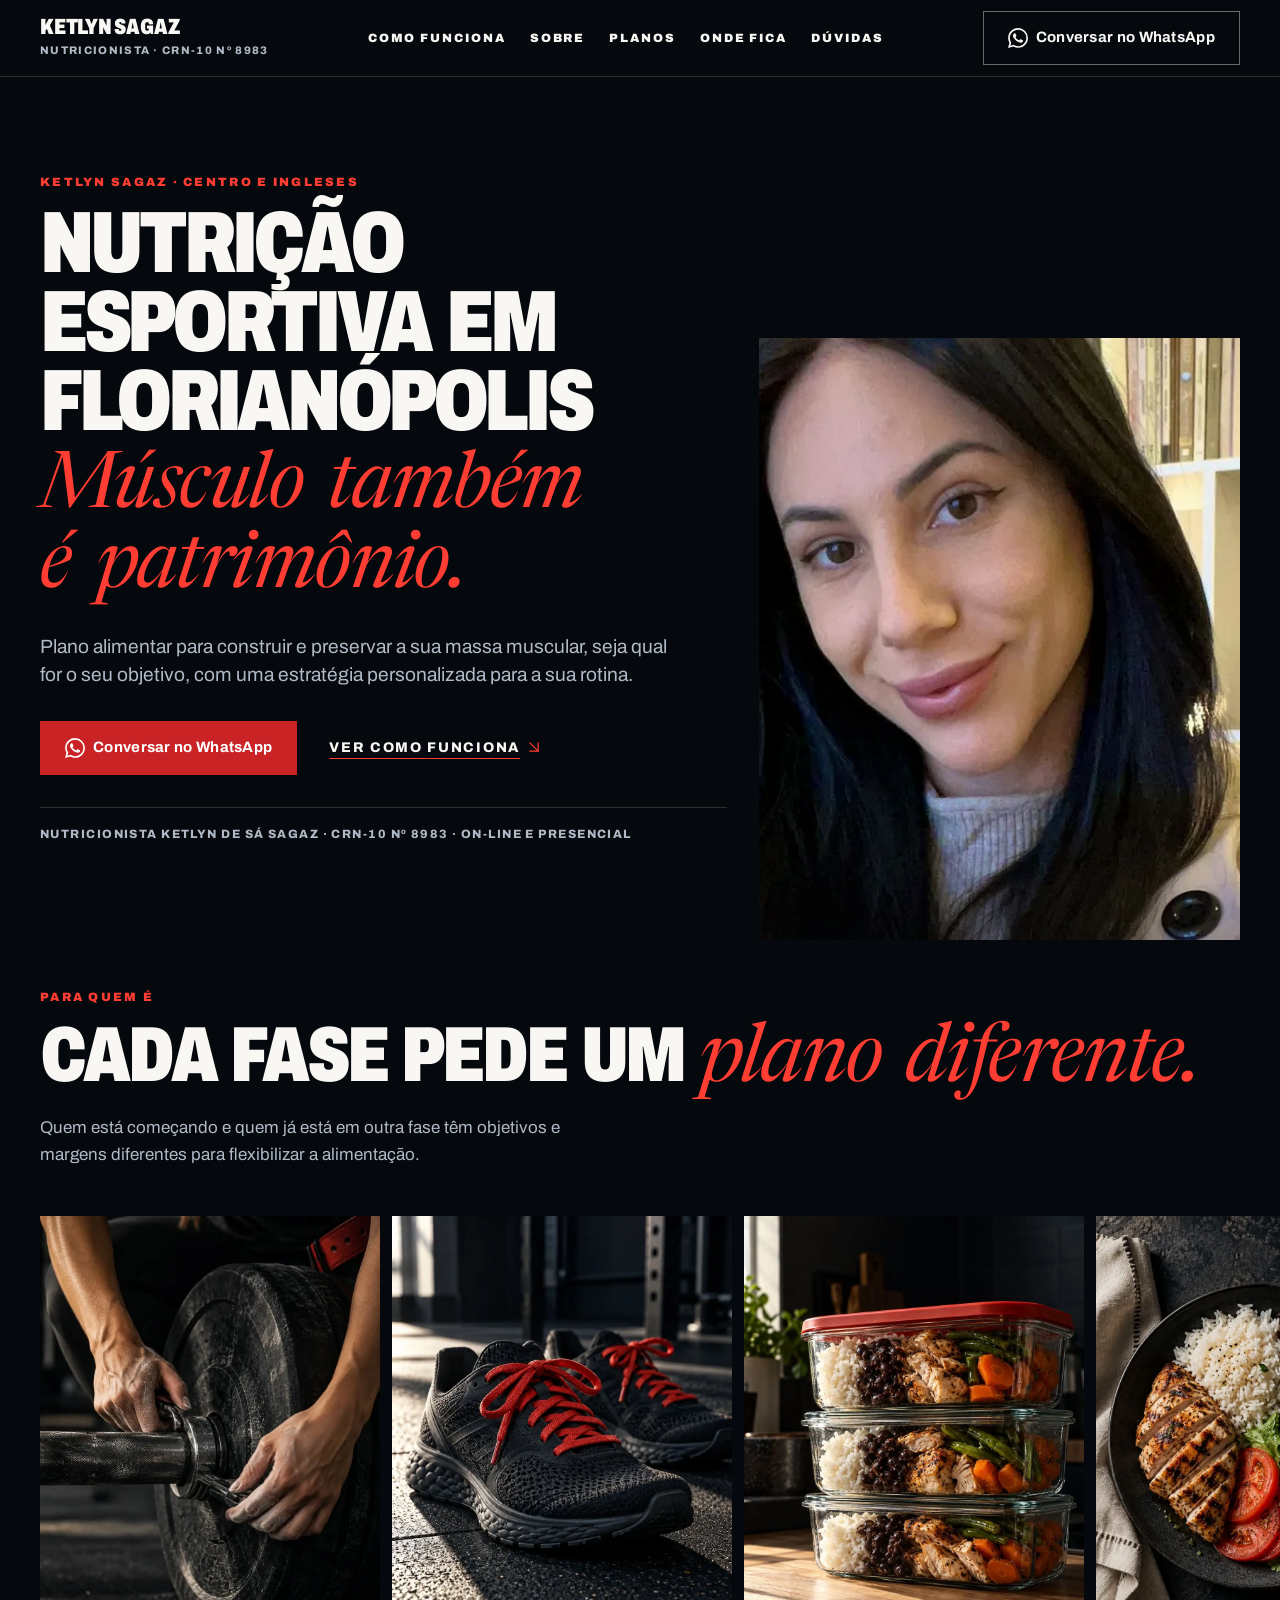
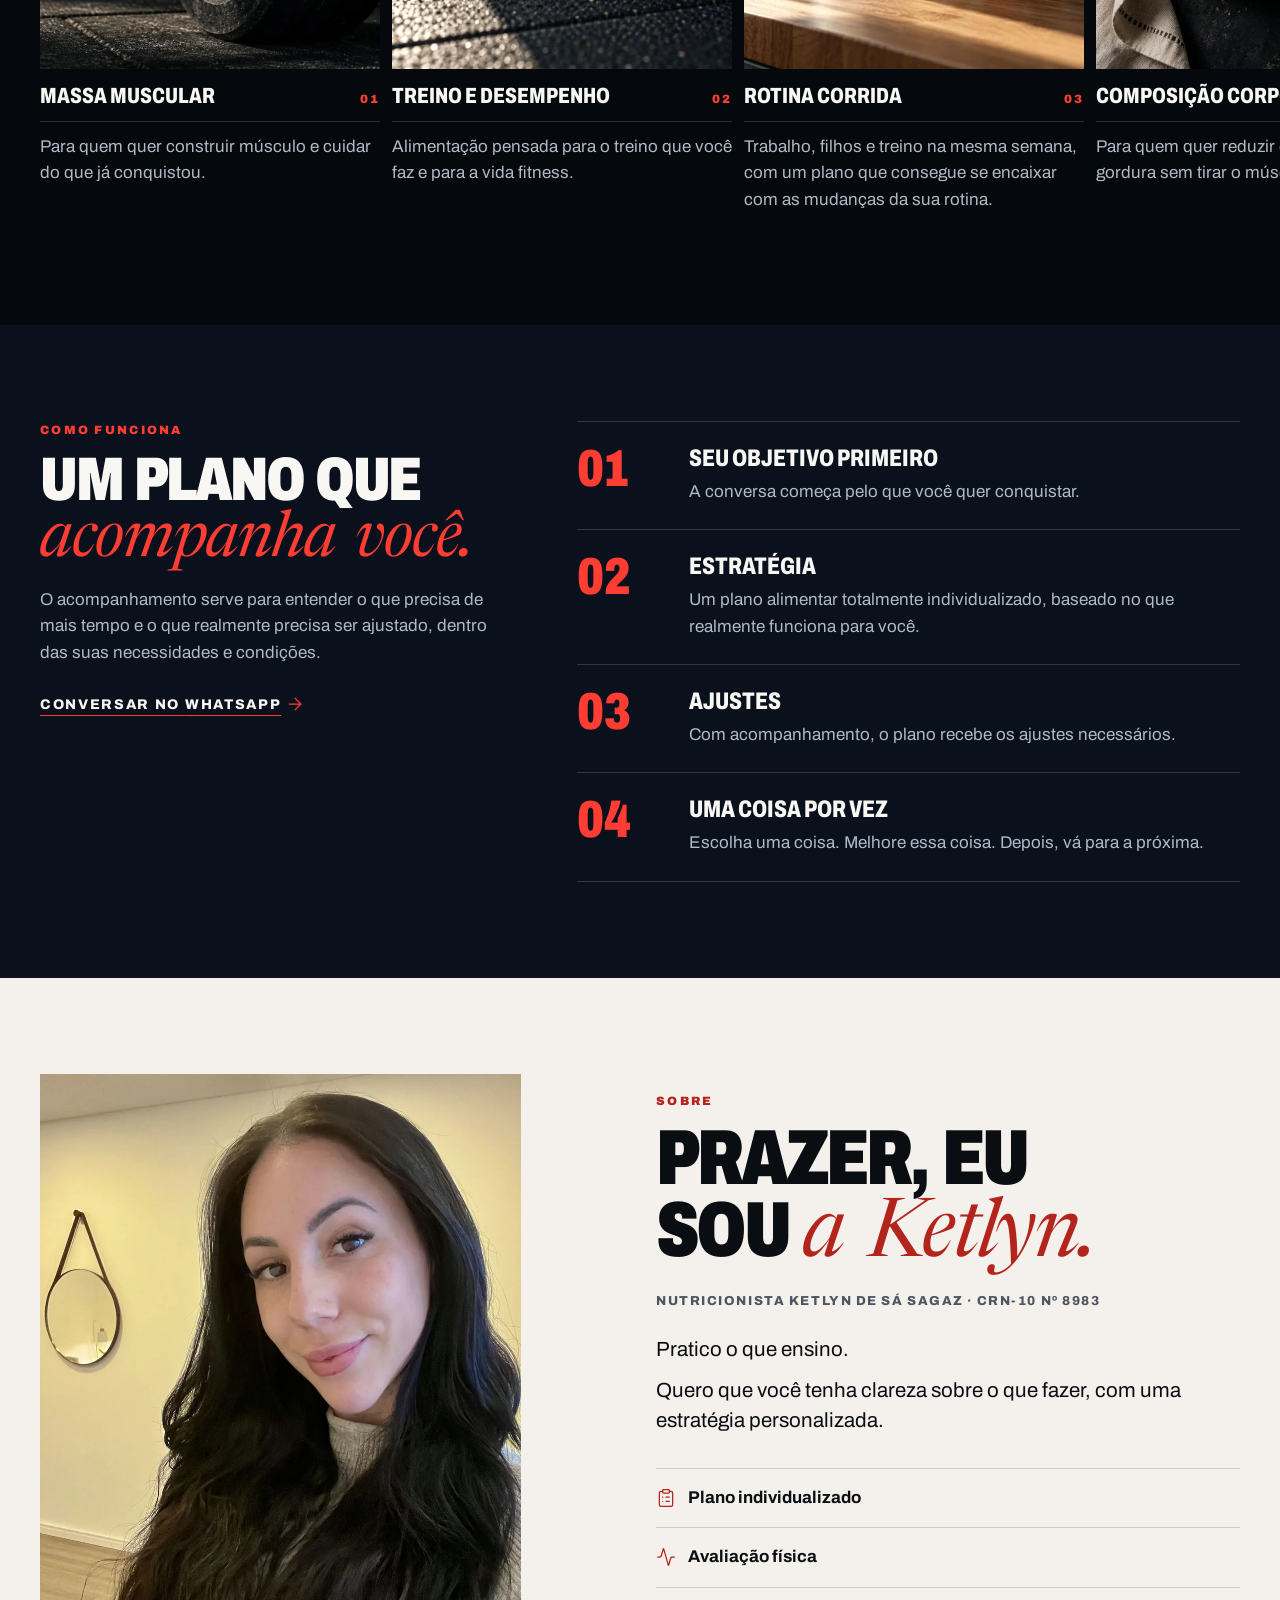
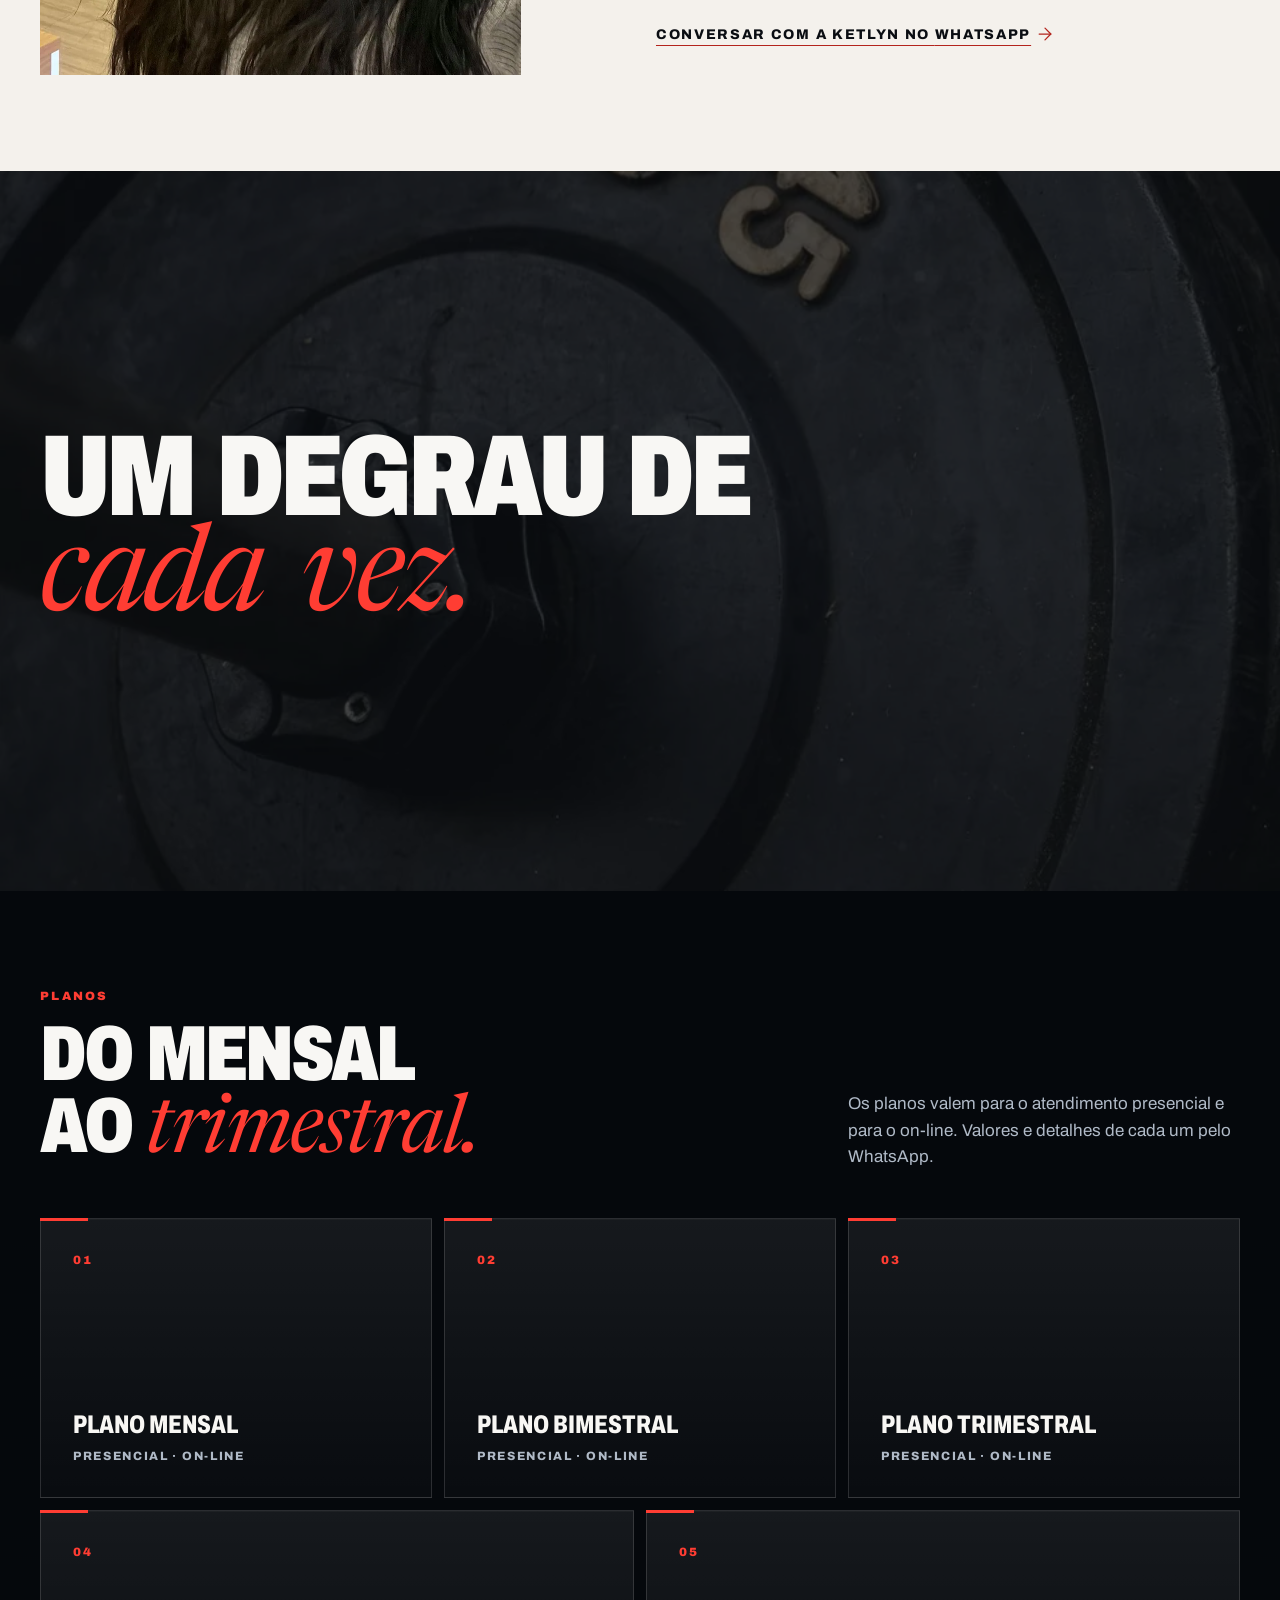
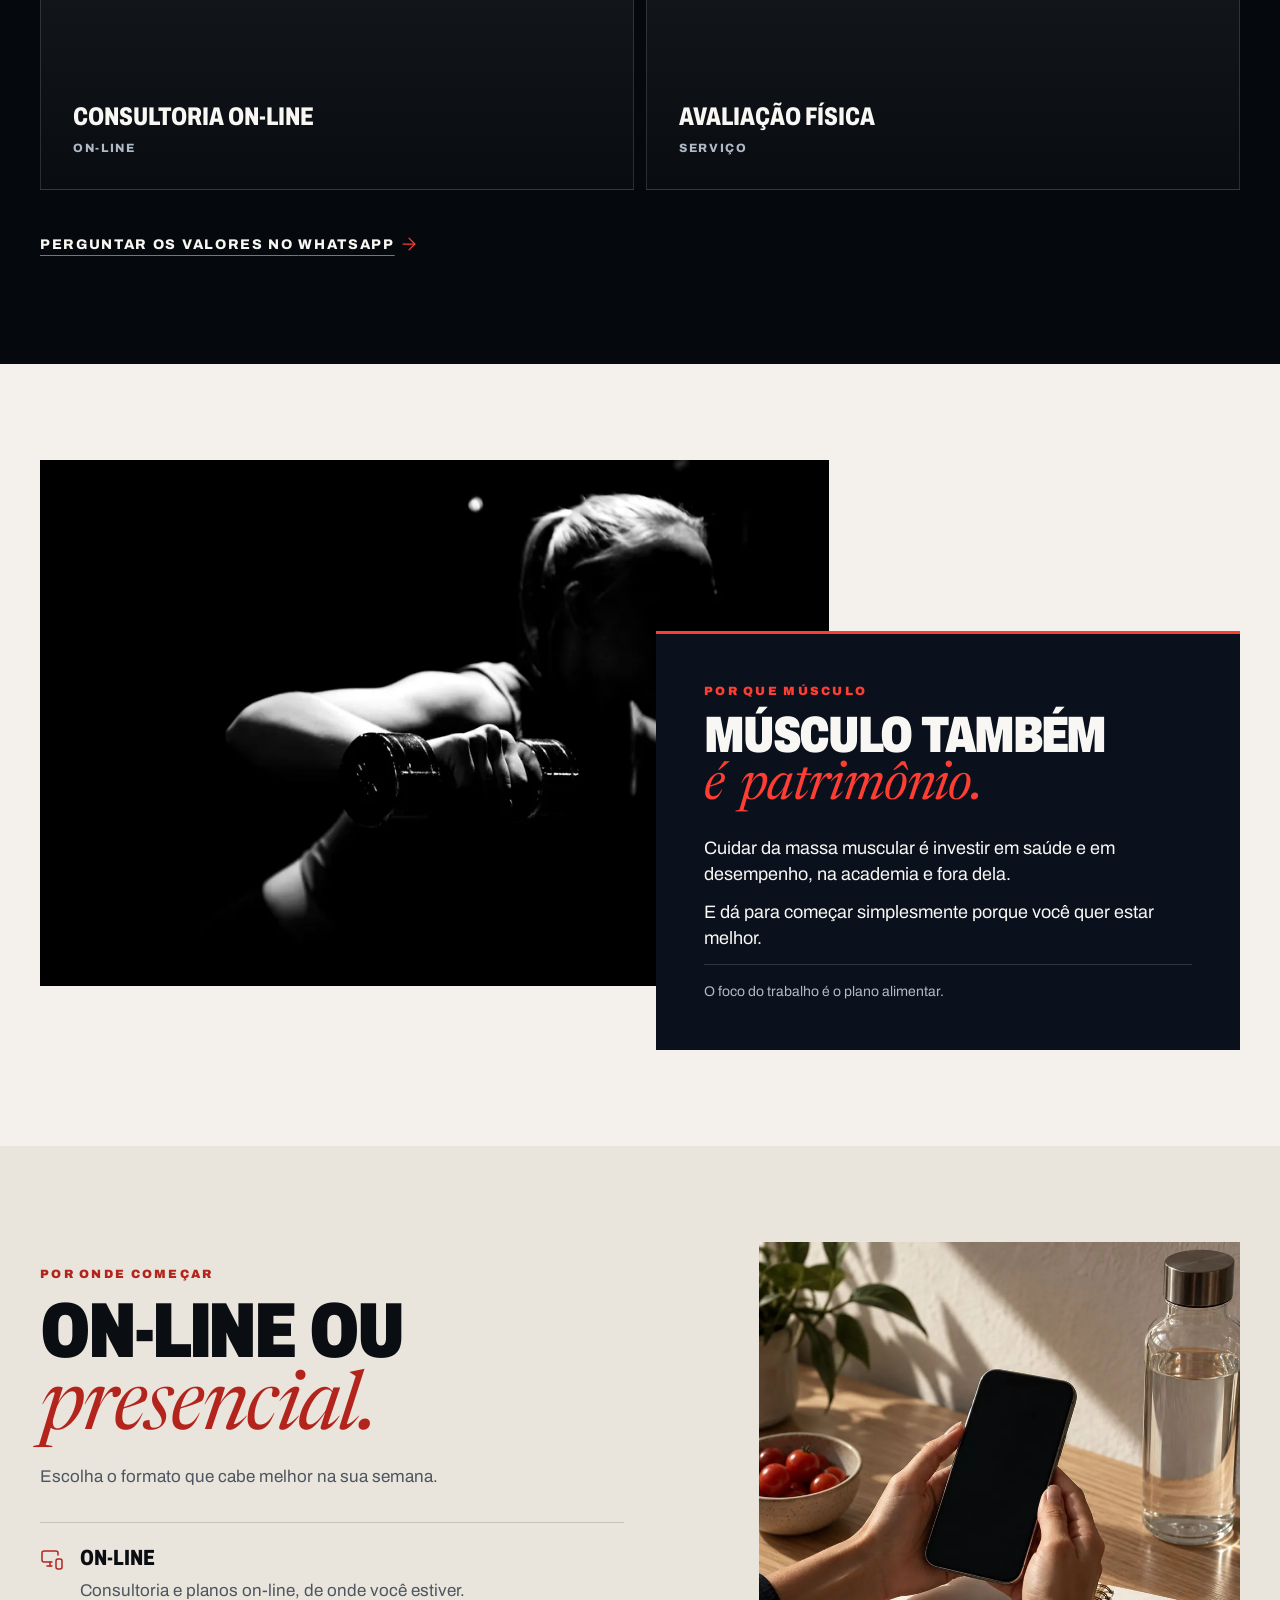
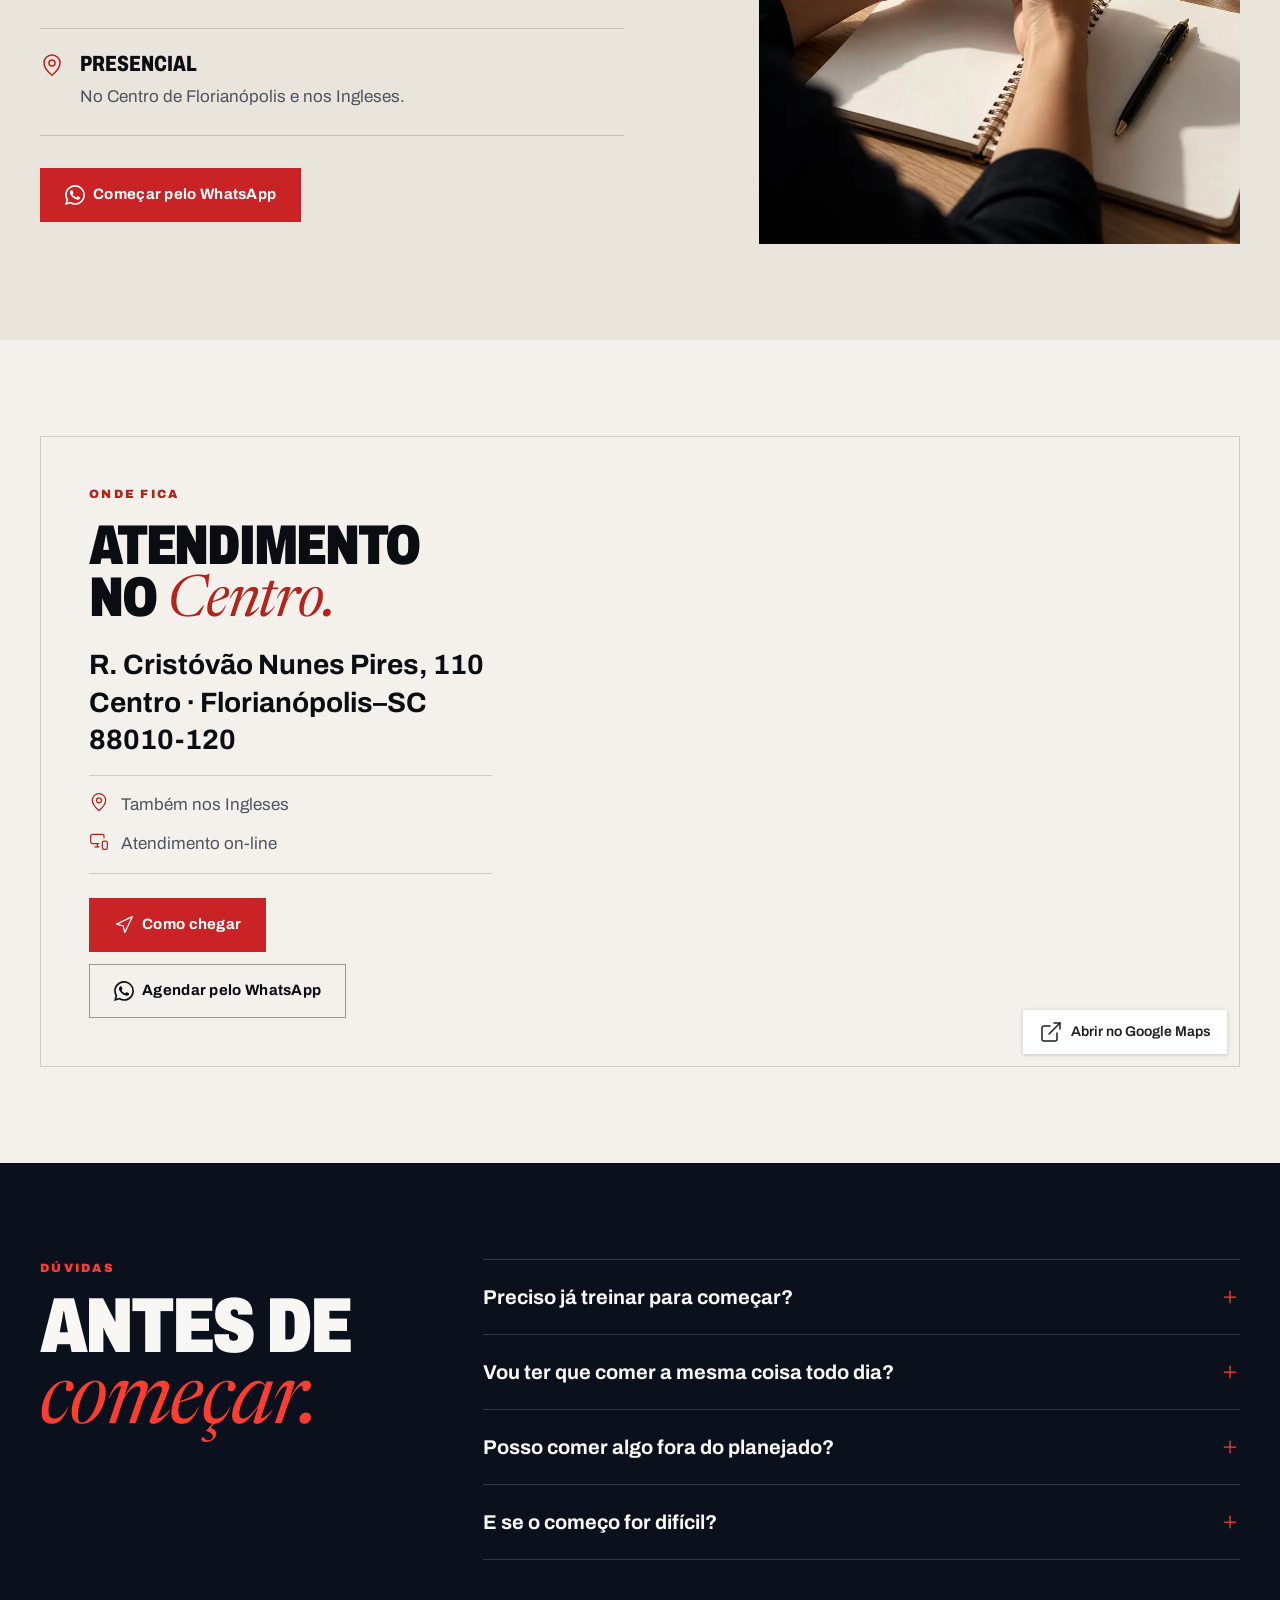
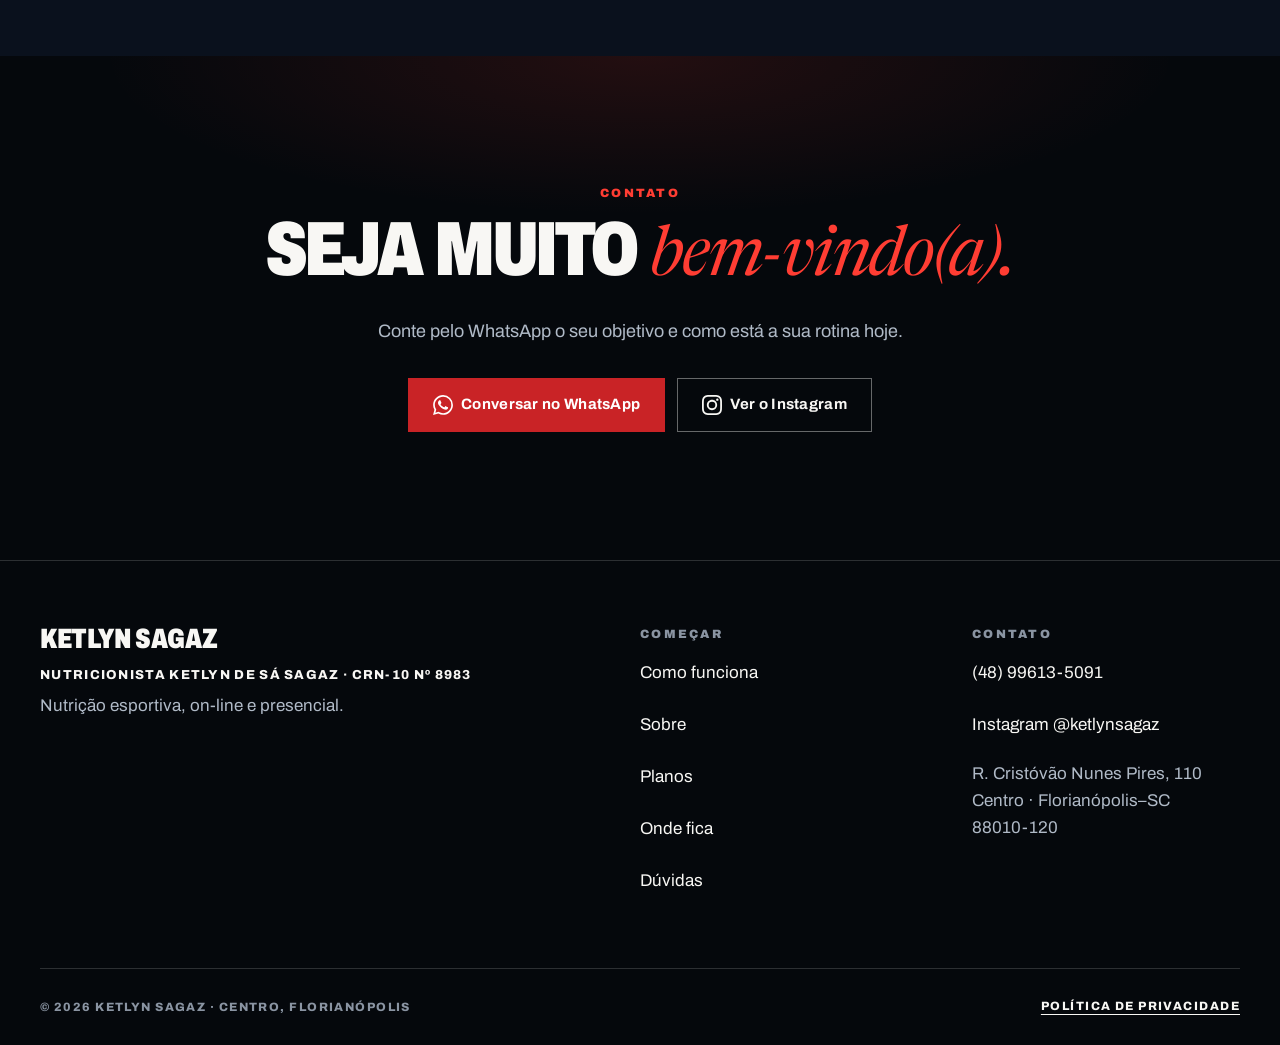
<file: index.html>
<!DOCTYPE html>
<html lang="pt-BR">
<head>
<meta charset="UTF-8">
<meta name="viewport" content="width=device-width, initial-scale=1">
<!-- PRÉ-VENDA: não remover até o Armin fechar a venda -->
<meta name="robots" content="noindex, nofollow">
<title>Nutricionista esportiva em Florianópolis | Ketlyn Sagaz</title>
<meta name="description" content="Ketlyn de Sá Sagaz, nutricionista, CRN-10 nº 8983. Plano alimentar para construir e preservar massa muscular. On-line e presencial no Centro.">
<meta property="og:title" content="Nutricionista esportiva em Florianópolis | Ketlyn Sagaz">
<meta property="og:description" content="Ketlyn de Sá Sagaz, nutricionista, CRN-10 nº 8983. Plano alimentar para construir e preservar massa muscular. On-line e presencial no Centro.">
<meta property="og:type" content="website">
<meta property="og:locale" content="pt_BR">
<meta property="og:image" content="https://infomediamethods-sys.github.io/ketlyn-sagaz-nutricionista/assets/img/og-ketlyn.jpg">
<meta property="og:image:width" content="1200">
<meta property="og:image:height" content="630">
<meta name="theme-color" content="#05080C">
<link rel="icon" href="data:image/svg+xml,%3Csvg xmlns='http://www.w3.org/2000/svg' viewBox='0 0 64 64'%3E%3Crect width='64' height='64' fill='%2305080C'/%3E%3Ctext x='32' y='43' font-family='Arial Narrow,Arial,sans-serif' font-size='30' font-weight='900' text-anchor='middle' fill='%23FF3D33'%3EKS%3C/text%3E%3C/svg%3E">
<link rel="preconnect" href="https://fonts.googleapis.com">
<link rel="preconnect" href="https://fonts.gstatic.com" crossorigin>
<link href="https://fonts.googleapis.com/css2?family=Archivo:wdth,wght@62..125,100..900&family=Newsreader:ital,opsz,wght@1,6..72,400&display=swap" rel="stylesheet">
<link rel="preload" as="image" media="(max-width: 899px)" imagesrcset="assets/img/heroi-ketlyn-celular-480.webp 480w, assets/img/heroi-ketlyn-celular-960.webp 960w" imagesizes="100vw">
<link rel="stylesheet" href="assets/css/base.css">
<link rel="stylesheet" href="assets/css/style.css">
<script type="application/ld+json">
{
  "@context": "https://schema.org",
  "@graph": [
    {
      "@type": "Person",
      "@id": "#ketlyn",
      "name": "Ketlyn de Sá Sagaz",
      "jobTitle": "Nutricionista",
      "identifier": "CRN-10 nº 8983",
      "telephone": "+55 48 99613-5091",
      "sameAs": ["https://www.instagram.com/ketlynsagaz/"],
      "worksFor": { "@id": "#consultorio" }
    },
    {
      "@type": "LocalBusiness",
      "@id": "#consultorio",
      "name": "Ketlyn Sagaz · Nutrição esportiva",
      "telephone": "+55 48 99613-5091",
      "image": "https://infomediamethods-sys.github.io/ketlyn-sagaz-nutricionista/assets/img/og-ketlyn.jpg",
      "address": {
        "@type": "PostalAddress",
        "streetAddress": "R. Cristóvão Nunes Pires, 110",
        "addressLocality": "Florianópolis",
        "addressRegion": "SC",
        "postalCode": "88010-120",
        "addressCountry": "BR"
      },
      "geo": { "@type": "GeoCoordinates", "latitude": -27.5947967, "longitude": -48.5586236 },
      "sameAs": ["https://www.instagram.com/ketlynsagaz/"]
    }
  ]
}
</script>
</head>
<body>
<a class="pular-conteudo" href="#conteudo">Pular para o conteúdo</a>

<header class="cabecalho" data-header>
  <div class="container cabecalho__barra">
    <a class="marca" href="#inicio" aria-label="Ketlyn Sagaz, início">
      <span class="marca__nome">Ketlyn Sagaz</span>
      <span class="marca__sub"><span class="nowrap">Nutricionista ·</span> <span class="nowrap">CRN-10 nº 8983</span></span>
    </a>
    <nav class="nav" aria-label="Seções">
      <ul role="list">
        <li><a href="#como-funciona">Como funciona</a></li>
        <li><a href="#sobre">Sobre</a></li>
        <li><a href="#planos">Planos</a></li>
        <li><a href="#onde-fica">Onde fica</a></li>
        <li><a href="#duvidas">Dúvidas</a></li>
      </ul>
    </nav>
    <a class="botao botao--contorno cabecalho__cta" href="https://wa.me/5548996135091?text=Ol%C3%A1%2C%20Ketlyn%21%20Vi%20seu%20site%20e%20quero%20saber%20como%20funciona%20o%20acompanhamento." target="_blank" rel="noopener"><svg class="icone icone--marca" width="24" height="24" fill="currentColor" aria-hidden="true" focusable="false" role="img" viewBox="0 0 24 24" xmlns="http://www.w3.org/2000/svg"><path d="M17.472 14.382c-.297-.149-1.758-.867-2.03-.967-.273-.099-.471-.148-.67.15-.197.297-.767.966-.94 1.164-.173.199-.347.223-.644.075-.297-.15-1.255-.463-2.39-1.475-.883-.788-1.48-1.761-1.653-2.059-.173-.297-.018-.458.13-.606.134-.133.298-.347.446-.52.149-.174.198-.298.298-.497.099-.198.05-.371-.025-.52-.075-.149-.669-1.612-.916-2.207-.242-.579-.487-.5-.669-.51-.173-.008-.371-.01-.57-.01-.198 0-.52.074-.792.372-.272.297-1.04 1.016-1.04 2.479 0 1.462 1.065 2.875 1.213 3.074.149.198 2.096 3.2 5.077 4.487.709.306 1.262.489 1.694.625.712.227 1.36.195 1.871.118.571-.085 1.758-.719 2.006-1.413.248-.694.248-1.289.173-1.413-.074-.124-.272-.198-.57-.347m-5.421 7.403h-.004a9.87 9.87 0 01-5.031-1.378l-.361-.214-3.741.982.998-3.648-.235-.374a9.86 9.86 0 01-1.51-5.26c.001-5.45 4.436-9.884 9.888-9.884 2.64 0 5.122 1.03 6.988 2.898a9.825 9.825 0 012.893 6.994c-.003 5.45-4.437 9.884-9.885 9.884m8.413-18.297A11.815 11.815 0 0012.05 0C5.495 0 .16 5.335.157 11.892c0 2.096.547 4.142 1.588 5.945L.057 24l6.305-1.654a11.882 11.882 0 005.683 1.448h.005c6.554 0 11.89-5.335 11.893-11.893a11.821 11.821 0 00-3.48-8.413Z"/></svg><span class="so-computador">Conversar no WhatsApp</span><span class="so-celular">WhatsApp</span></a>
  </div>
</header>

<main id="conteudo">

  <section class="heroi" id="inicio" data-heroi>
    <div class="container heroi__grade">
      <div class="heroi__texto">
        <p class="rotulo revelar">Ketlyn Sagaz · Centro e Ingleses</p>
        <h1 class="titulo-display revelar">Nutrição esportiva em Florianópolis <em>Músculo também é patrimônio.</em></h1>
        <p class="heroi__lead revelar">Plano alimentar para construir e preservar a sua massa muscular, seja qual for o seu objetivo, com uma estratégia personalizada para a sua rotina.</p>
        <div class="heroi__acoes revelar">
          <a class="botao botao--primario" href="https://wa.me/5548996135091?text=Ol%C3%A1%2C%20Ketlyn%21%20Vi%20seu%20site%20e%20quero%20saber%20como%20funciona%20o%20acompanhamento." target="_blank" rel="noopener"><svg class="icone icone--marca" width="24" height="24" fill="currentColor" aria-hidden="true" focusable="false" role="img" viewBox="0 0 24 24" xmlns="http://www.w3.org/2000/svg"><path d="M17.472 14.382c-.297-.149-1.758-.867-2.03-.967-.273-.099-.471-.148-.67.15-.197.297-.767.966-.94 1.164-.173.199-.347.223-.644.075-.297-.15-1.255-.463-2.39-1.475-.883-.788-1.48-1.761-1.653-2.059-.173-.297-.018-.458.13-.606.134-.133.298-.347.446-.52.149-.174.198-.298.298-.497.099-.198.05-.371-.025-.52-.075-.149-.669-1.612-.916-2.207-.242-.579-.487-.5-.669-.51-.173-.008-.371-.01-.57-.01-.198 0-.52.074-.792.372-.272.297-1.04 1.016-1.04 2.479 0 1.462 1.065 2.875 1.213 3.074.149.198 2.096 3.2 5.077 4.487.709.306 1.262.489 1.694.625.712.227 1.36.195 1.871.118.571-.085 1.758-.719 2.006-1.413.248-.694.248-1.289.173-1.413-.074-.124-.272-.198-.57-.347m-5.421 7.403h-.004a9.87 9.87 0 01-5.031-1.378l-.361-.214-3.741.982.998-3.648-.235-.374a9.86 9.86 0 01-1.51-5.26c.001-5.45 4.436-9.884 9.888-9.884 2.64 0 5.122 1.03 6.988 2.898a9.825 9.825 0 012.893 6.994c-.003 5.45-4.437 9.884-9.885 9.884m8.413-18.297A11.815 11.815 0 0012.05 0C5.495 0 .16 5.335.157 11.892c0 2.096.547 4.142 1.588 5.945L.057 24l6.305-1.654a11.882 11.882 0 005.683 1.448h.005c6.554 0 11.89-5.335 11.893-11.893a11.821 11.821 0 00-3.48-8.413Z"/></svg>Conversar no WhatsApp</a>
          <a class="link" href="#como-funciona">Ver como <span class="nowrap">funciona<svg aria-hidden="true" focusable="false" class="icone icone--arrow-down-right" xmlns="http://www.w3.org/2000/svg" width="24" height="24" viewBox="0 0 24 24" fill="none" stroke="currentColor" stroke-width="1.5" stroke-linecap="round" stroke-linejoin="round" ><path d="m7 7 10 10" /><path d="M17 7v10H7" /></svg></span></a>
        </div>
        <p class="heroi__fatos revelar">Nutricionista <span class="nowrap">Ketlyn de Sá Sagaz ·</span> <span class="nowrap">CRN-10 nº 8983 ·</span> <span class="nowrap">On-line e presencial</span></p>
      </div>
      <div class="heroi__foto midia">
        <picture>
  <source type="image/webp" media="(max-width: 899px)" srcset="assets/img/heroi-ketlyn-celular-480.webp 480w, assets/img/heroi-ketlyn-celular-960.webp 960w" sizes="100vw">
  <source type="image/webp" srcset="assets/img/heroi-ketlyn-celular-960.webp 960w" sizes="100vw">
  <img src="assets/img/heroi-ketlyn-celular-960.jpg" width="1450" height="967" alt="Ketlyn Sagaz no consultório, de casaco bege, diante de uma estante branca com livros" decoding="async" fetchpriority="high">
</picture>
      </div>
    </div>
  </section>

  <section class="secao publico" id="para-quem" aria-labelledby="publico-titulo">
    <div class="container cabeca">
      <p class="rotulo revelar">Para quem é</p>
      <h2 class="titulo-secao revelar" id="publico-titulo">Cada fase pede um <em>plano diferente.</em></h2>
      <p class="cabeca__apoio revelar">Quem está começando e quem já está em outra fase têm objetivos e margens diferentes para flexibilizar a alimentação.</p>
    </div>
    <div class="faixa-moldura">
      <ul class="faixa revelar" role="list">
        <li class="faixa__card">
          <figure>
            <div class="midia faixa__foto"><picture>
  <source type="image/webp" media="(max-width: 899px)" srcset="assets/img/publico-anilha-480.webp 480w, assets/img/publico-anilha-960.webp 960w" sizes="100vw">
  <source type="image/webp" srcset="assets/img/publico-anilha-960.webp 960w" sizes="50vw">
  <img src="assets/img/publico-anilha-960.jpg" width="960" height="1280" alt="Mãos com giz fechando a trava de uma barra com anilha preta" decoding="async">
</picture></div>
            <figcaption>
              <span class="faixa__linha"><span class="faixa__titulo">Massa muscular</span><span class="faixa__num">01</span></span>
              <span class="faixa__texto">Para quem quer construir músculo e cuidar do que já conquistou.</span>
            </figcaption>
          </figure>
        </li>
        <li class="faixa__card">
          <figure>
            <div class="midia faixa__foto"><picture>
  <source type="image/webp" media="(max-width: 899px)" srcset="assets/img/publico-tenis-480.webp 480w, assets/img/publico-tenis-960.webp 960w" sizes="100vw">
  <source type="image/webp" srcset="assets/img/publico-tenis-960.webp 960w" sizes="50vw">
  <img src="assets/img/publico-tenis-960.jpg" width="960" height="1280" alt="Tênis pretos de cadarço vermelho sobre piso de borracha de academia" decoding="async">
</picture></div>
            <figcaption>
              <span class="faixa__linha"><span class="faixa__titulo">Treino e desempenho</span><span class="faixa__num">02</span></span>
              <span class="faixa__texto">Alimentação pensada para o treino que você faz e para a vida fitness.</span>
            </figcaption>
          </figure>
        </li>
        <li class="faixa__card">
          <figure>
            <div class="midia faixa__foto"><picture>
  <source type="image/webp" media="(max-width: 899px)" srcset="assets/img/publico-marmitas-480.webp 480w, assets/img/publico-marmitas-960.webp 960w" sizes="100vw">
  <source type="image/webp" srcset="assets/img/publico-marmitas-960.webp 960w" sizes="50vw">
  <img src="assets/img/publico-marmitas-960.jpg" width="960" height="1280" alt="Três marmitas de vidro empilhadas com arroz, feijão, frango e legumes" decoding="async" loading="lazy">
</picture></div>
            <figcaption>
              <span class="faixa__linha"><span class="faixa__titulo">Rotina corrida</span><span class="faixa__num">03</span></span>
              <span class="faixa__texto">Trabalho, filhos e treino na mesma semana, com um plano que consegue se encaixar com as mudanças da sua rotina.</span>
            </figcaption>
          </figure>
        </li>
        <li class="faixa__card">
          <figure>
            <div class="midia faixa__foto"><picture>
  <source type="image/webp" media="(max-width: 899px)" srcset="assets/img/publico-prato-480.webp 480w, assets/img/publico-prato-960.webp 960w" sizes="100vw">
  <source type="image/webp" srcset="assets/img/publico-prato-960.webp 960w" sizes="50vw">
  <img src="assets/img/publico-prato-960.jpg" width="960" height="1280" alt="Prato escuro visto de cima com frango grelhado, arroz, feijão, tomate e salada" decoding="async" loading="lazy">
</picture></div>
            <figcaption>
              <span class="faixa__linha"><span class="faixa__titulo">Composição corporal</span><span class="faixa__num">04</span></span>
              <span class="faixa__texto">Para quem quer reduzir o percentual de gordura sem tirar o músculo da conta.</span>
            </figcaption>
          </figure>
        </li>
      </ul>
    </div>
  </section>

  <section class="secao metodo" id="como-funciona" aria-labelledby="metodo-titulo">
    <div class="container metodo__grade">
      <div class="metodo__intro">
        <p class="rotulo revelar">Como funciona</p>
        <h2 class="titulo-secao revelar" id="metodo-titulo">Um plano que <em>acompanha você.</em></h2>
        <p class="metodo__apoio revelar">O acompanhamento serve para entender o que precisa de mais tempo e o que realmente precisa ser ajustado, dentro das suas necessidades e condições.</p>
        <div class="link-moldura revelar"><a class="link" href="https://wa.me/5548996135091?text=Ol%C3%A1%2C%20Ketlyn%21%20Vi%20seu%20site%20e%20quero%20saber%20como%20funciona%20o%20acompanhamento." target="_blank" rel="noopener">Conversar no <span class="nowrap">WhatsApp<svg aria-hidden="true" focusable="false" class="icone icone--arrow-right" xmlns="http://www.w3.org/2000/svg" width="24" height="24" viewBox="0 0 24 24" fill="none" stroke="currentColor" stroke-width="1.5" stroke-linecap="round" stroke-linejoin="round" ><path d="M5 12h14" /><path d="m12 5 7 7-7 7" /></svg></span></a></div>
      </div>
      <ol class="passos revelar" role="list">
        <li class="passo"><span class="passo__num" aria-hidden="true">01</span><div><h3 class="passo__titulo">Seu objetivo primeiro</h3><p>A conversa começa pelo que você quer conquistar.</p></div></li>
        <li class="passo"><span class="passo__num" aria-hidden="true">02</span><div><h3 class="passo__titulo">Estratégia</h3><p>Um plano alimentar totalmente individualizado, baseado no que realmente funciona para você.</p></div></li>
        <li class="passo"><span class="passo__num" aria-hidden="true">03</span><div><h3 class="passo__titulo">Ajustes</h3><p>Com acompanhamento, o plano recebe os ajustes necessários.</p></div></li>
        <li class="passo"><span class="passo__num" aria-hidden="true">04</span><div><h3 class="passo__titulo">Uma coisa por vez</h3><p>Escolha uma coisa. Melhore essa coisa. Depois, vá para a próxima.</p></div></li>
      </ol>
    </div>
  </section>

  <section class="secao sobre" id="sobre" aria-labelledby="sobre-titulo">
    <div class="container sobre__grade">
      <div class="sobre__foto midia revelar">
        <picture>
  <source type="image/webp" media="(max-width: 899px)" srcset="assets/img/sobre-ketlyn-480.webp 480w, assets/img/sobre-ketlyn-960.webp 960w" sizes="100vw">
  <source type="image/webp" srcset="assets/img/sobre-ketlyn-960.webp 960w" sizes="50vw">
  <img src="assets/img/sobre-ketlyn-960.jpg" width="1200" height="1500" alt="Retrato de Ketlyn Sagaz, de cabelo longo e suéter cinza-claro" decoding="async" loading="lazy">
</picture>
      </div>
      <div class="sobre__texto">
        <p class="rotulo revelar">Sobre</p>
        <h2 class="titulo-secao revelar" id="sobre-titulo">Prazer, eu sou <em>a Ketlyn.</em></h2>
        <p class="sobre__id revelar">Nutricionista <span class="nowrap">Ketlyn de Sá Sagaz ·</span> <span class="nowrap">CRN-10 nº 8983</span></p>
        <div class="sobre__corpo revelar">
          <p>Pratico o que ensino.</p>
          <p>Quero que você tenha clareza sobre o que fazer, com uma estratégia personalizada.</p>
        </div>
        <ul class="sobre__linhas revelar" role="list">
          <li><svg aria-hidden="true" focusable="false" class="icone icone--clipboard-list" xmlns="http://www.w3.org/2000/svg" width="24" height="24" viewBox="0 0 24 24" fill="none" stroke="currentColor" stroke-width="1.5" stroke-linecap="round" stroke-linejoin="round" ><rect width="8" height="4" x="8" y="2" rx="1" ry="1" /><path d="M16 4h2a2 2 0 0 1 2 2v14a2 2 0 0 1-2 2H6a2 2 0 0 1-2-2V6a2 2 0 0 1 2-2h2" /><path d="M12 11h4" /><path d="M12 16h4" /><path d="M8 11h.01" /><path d="M8 16h.01" /></svg><span>Plano individualizado</span></li>
          <li><svg aria-hidden="true" focusable="false" class="icone icone--activity" xmlns="http://www.w3.org/2000/svg" width="24" height="24" viewBox="0 0 24 24" fill="none" stroke="currentColor" stroke-width="1.5" stroke-linecap="round" stroke-linejoin="round" ><path d="M22 12h-2.48a2 2 0 0 0-1.93 1.46l-2.35 8.36a.25.25 0 0 1-.48 0L9.24 2.18a.25.25 0 0 0-.48 0l-2.35 8.36A2 2 0 0 1 4.49 12H2" /></svg><span>Avaliação física</span></li>
        </ul>
        <div class="link-moldura revelar"><a class="link" href="https://wa.me/5548996135091?text=Ol%C3%A1%2C%20Ketlyn%21%20Vi%20seu%20site%20e%20quero%20saber%20como%20funciona%20o%20acompanhamento." target="_blank" rel="noopener">Conversar com a Ketlyn no <span class="nowrap">WhatsApp<svg aria-hidden="true" focusable="false" class="icone icone--arrow-right" xmlns="http://www.w3.org/2000/svg" width="24" height="24" viewBox="0 0 24 24" fill="none" stroke="currentColor" stroke-width="1.5" stroke-linecap="round" stroke-linejoin="round" ><path d="M5 12h14" /><path d="m12 5 7 7-7 7" /></svg></span></a></div>
      </div>
    </div>
  </section>

  <section class="frase" aria-label="Um degrau de cada vez">
    <picture class="frase__fundo">
  <source type="image/webp" media="(max-width: 899px)" srcset="assets/img/frase-anilhas-celular-480.webp 480w, assets/img/frase-anilhas-celular-960.webp 960w" sizes="100vw">
  <source type="image/webp" srcset="assets/img/frase-anilhas-celular-960.webp 960w" sizes="50vw">
  <img src="assets/img/frase-anilhas-celular-960.jpg" width="1080" height="1350" alt="" decoding="async" loading="lazy">
</picture>
    <div class="container frase__conteudo">
      <h2 class="frase__texto revelar">Um degrau de <em>cada vez.</em></h2>
    </div>
  </section>

  <section class="secao planos" id="planos" aria-labelledby="planos-titulo">
    <div class="container">
      <div class="planos__cabeca">
        <div class="planos__titulo">
          <p class="rotulo revelar">Planos</p>
          <h2 class="titulo-secao revelar" id="planos-titulo">Do mensal ao <em>trimestral.</em></h2>
        </div>
        <p class="planos__apoio revelar">Os planos valem para o atendimento presencial e para o on-line. Valores e detalhes de cada um pelo WhatsApp.</p>
      </div>
      <div class="revelar">
        <ul class="planos__grade" role="list">
          <li class="plano"><span class="plano__num">01</span><h3 class="plano__titulo">Plano mensal</h3><p class="plano__tag">Presencial · On-line</p></li>
          <li class="plano"><span class="plano__num">02</span><h3 class="plano__titulo">Plano bimestral</h3><p class="plano__tag">Presencial · On-line</p></li>
          <li class="plano"><span class="plano__num">03</span><h3 class="plano__titulo">Plano trimestral</h3><p class="plano__tag">Presencial · On-line</p></li>
          <li class="plano"><span class="plano__num">04</span><h3 class="plano__titulo">Consultoria on-line</h3><p class="plano__tag">On-line</p></li>
          <li class="plano"><span class="plano__num">05</span><h3 class="plano__titulo">Avaliação física</h3><p class="plano__tag">Serviço</p></li>
        </ul>
      </div>
      <a class="link planos__link" href="https://wa.me/5548996135091?text=Ol%C3%A1%2C%20Ketlyn%21%20Quero%20saber%20mais%20sobre%20os%20planos%20e%20os%20valores." target="_blank" rel="noopener">Perguntar os valores no <span class="nowrap">WhatsApp<svg aria-hidden="true" focusable="false" class="icone icone--arrow-right" xmlns="http://www.w3.org/2000/svg" width="24" height="24" viewBox="0 0 24 24" fill="none" stroke="currentColor" stroke-width="1.5" stroke-linecap="round" stroke-linejoin="round" ><path d="M5 12h14" /><path d="m12 5 7 7-7 7" /></svg></span></a>
    </div>
  </section>

  <section class="secao musculo" aria-labelledby="musculo-titulo">
    <div class="container musculo__grade">
      <div class="musculo__foto midia revelar">
        <picture>
  <source type="image/webp" media="(max-width: 899px)" srcset="assets/img/musculo-treino-480.webp 480w, assets/img/musculo-treino-960.webp 960w" sizes="100vw">
  <source type="image/webp" srcset="assets/img/musculo-treino-960.webp 960w, assets/img/musculo-treino-1600.webp 1600w" sizes="50vw">
  <img src="assets/img/musculo-treino-960.jpg" width="2000" height="1333" alt="Pessoa em silhueta segurando um halter na penumbra" decoding="async" loading="lazy">
</picture>
      </div>
      <div class="musculo__card revelar">
        <p class="rotulo">Por que músculo</p>
        <h2 class="titulo-secao titulo-secao--card" id="musculo-titulo">Músculo também <em>é patrimônio.</em></h2>
        <p>Cuidar da massa muscular é investir em saúde e em desempenho, na academia e fora dela.</p>
        <p>E dá para começar simplesmente porque você quer estar melhor.</p>
        <p class="musculo__nota">O foco do trabalho é o plano alimentar.</p>
      </div>
    </div>
  </section>

  <section class="secao comecar" id="comecar" aria-labelledby="comecar-titulo">
    <div class="container comecar__grade">
      <div class="comecar__texto">
        <p class="rotulo revelar">Por onde começar</p>
        <h2 class="titulo-secao revelar" id="comecar-titulo">On-line ou <em>presencial.</em></h2>
        <p class="comecar__apoio revelar">Escolha o formato que cabe melhor na sua semana.</p>
        <ul class="opcoes revelar" role="list">
          <li><svg aria-hidden="true" focusable="false" class="icone icone--monitor-smartphone" xmlns="http://www.w3.org/2000/svg" width="24" height="24" viewBox="0 0 24 24" fill="none" stroke="currentColor" stroke-width="1.5" stroke-linecap="round" stroke-linejoin="round" ><path d="M18 8V6a2 2 0 0 0-2-2H4a2 2 0 0 0-2 2v7a2 2 0 0 0 2 2h8" /><path d="M10 19v-3.96 3.15" /><path d="M7 19h5" /><rect width="6" height="10" x="16" y="12" rx="2" /></svg><div><h3 class="opcoes__titulo">On-line</h3><p>Consultoria e planos on-line, de onde você estiver.</p></div></li>
          <li><svg aria-hidden="true" focusable="false" class="icone icone--map-pin" xmlns="http://www.w3.org/2000/svg" width="24" height="24" viewBox="0 0 24 24" fill="none" stroke="currentColor" stroke-width="1.5" stroke-linecap="round" stroke-linejoin="round" ><path d="M20 10c0 4.993-5.539 10.193-7.399 11.799a1 1 0 0 1-1.202 0C9.539 20.193 4 14.993 4 10a8 8 0 0 1 16 0" /><circle cx="12" cy="10" r="3" /></svg><div><h3 class="opcoes__titulo">Presencial</h3><p>No Centro de Florianópolis e nos Ingleses.</p></div></li>
        </ul>
        <div class="comecar__acao revelar"><a class="botao botao--primario" href="https://wa.me/5548996135091?text=Ol%C3%A1%2C%20Ketlyn%21%20Quero%20come%C3%A7ar%20o%20acompanhamento.%20Prefiro%20o%20atendimento%3A" target="_blank" rel="noopener"><svg class="icone icone--marca" width="24" height="24" fill="currentColor" aria-hidden="true" focusable="false" role="img" viewBox="0 0 24 24" xmlns="http://www.w3.org/2000/svg"><path d="M17.472 14.382c-.297-.149-1.758-.867-2.03-.967-.273-.099-.471-.148-.67.15-.197.297-.767.966-.94 1.164-.173.199-.347.223-.644.075-.297-.15-1.255-.463-2.39-1.475-.883-.788-1.48-1.761-1.653-2.059-.173-.297-.018-.458.13-.606.134-.133.298-.347.446-.52.149-.174.198-.298.298-.497.099-.198.05-.371-.025-.52-.075-.149-.669-1.612-.916-2.207-.242-.579-.487-.5-.669-.51-.173-.008-.371-.01-.57-.01-.198 0-.52.074-.792.372-.272.297-1.04 1.016-1.04 2.479 0 1.462 1.065 2.875 1.213 3.074.149.198 2.096 3.2 5.077 4.487.709.306 1.262.489 1.694.625.712.227 1.36.195 1.871.118.571-.085 1.758-.719 2.006-1.413.248-.694.248-1.289.173-1.413-.074-.124-.272-.198-.57-.347m-5.421 7.403h-.004a9.87 9.87 0 01-5.031-1.378l-.361-.214-3.741.982.998-3.648-.235-.374a9.86 9.86 0 01-1.51-5.26c.001-5.45 4.436-9.884 9.888-9.884 2.64 0 5.122 1.03 6.988 2.898a9.825 9.825 0 012.893 6.994c-.003 5.45-4.437 9.884-9.885 9.884m8.413-18.297A11.815 11.815 0 0012.05 0C5.495 0 .16 5.335.157 11.892c0 2.096.547 4.142 1.588 5.945L.057 24l6.305-1.654a11.882 11.882 0 005.683 1.448h.005c6.554 0 11.89-5.335 11.893-11.893a11.821 11.821 0 00-3.48-8.413Z"/></svg>Começar pelo WhatsApp</a></div>
      </div>
      <div class="comecar__foto midia revelar">
        <picture>
  <source type="image/webp" media="(max-width: 899px)" srcset="assets/img/comecar-mesa-480.webp 480w, assets/img/comecar-mesa-960.webp 960w" sizes="100vw">
  <source type="image/webp" srcset="assets/img/comecar-mesa-960.webp 960w" sizes="50vw">
  <img src="assets/img/comecar-mesa-960.jpg" width="1122" height="1402" alt="Mãos segurando um celular sobre um caderno aberto, com garrafa de água e tomatinhos na mesa" decoding="async" loading="lazy">
</picture>
      </div>
    </div>
  </section>

  <section class="secao local" id="onde-fica" data-mapa>
    <div class="container local__grade">
      <div class="local__cartao revelar">
        <p class="rotulo">Onde fica</p>
        <h2 class="local__titulo">Atendimento no <em>Centro.</em></h2>
        <address class="local__endereco">
          R. Cristóvão Nunes Pires, 110<br>
          Centro · Florianópolis–SC<br>
          88010-120
        </address>
        <ul class="local__fatos" role="list">
          <li><svg aria-hidden="true" focusable="false" class="icone icone--map-pin" xmlns="http://www.w3.org/2000/svg" width="24" height="24" viewBox="0 0 24 24" fill="none" stroke="currentColor" stroke-width="1.5" stroke-linecap="round" stroke-linejoin="round" ><path d="M20 10c0 4.993-5.539 10.193-7.399 11.799a1 1 0 0 1-1.202 0C9.539 20.193 4 14.993 4 10a8 8 0 0 1 16 0" /><circle cx="12" cy="10" r="3" /></svg><span>Também nos Ingleses</span></li>
          <li><svg aria-hidden="true" focusable="false" class="icone icone--monitor-smartphone" xmlns="http://www.w3.org/2000/svg" width="24" height="24" viewBox="0 0 24 24" fill="none" stroke="currentColor" stroke-width="1.5" stroke-linecap="round" stroke-linejoin="round" ><path d="M18 8V6a2 2 0 0 0-2-2H4a2 2 0 0 0-2 2v7a2 2 0 0 0 2 2h8" /><path d="M10 19v-3.96 3.15" /><path d="M7 19h5" /><rect width="6" height="10" x="16" y="12" rx="2" /></svg><span>Atendimento on-line</span></li>
        </ul>
        <div class="local__acoes">
          <a class="botao botao--primario" href="https://www.google.com/maps/dir/?api=1&amp;destination=-27.5947967%2C-48.5586236" target="_blank" rel="noopener"><svg aria-hidden="true" focusable="false" class="icone icone--navigation" xmlns="http://www.w3.org/2000/svg" width="24" height="24" viewBox="0 0 24 24" fill="none" stroke="currentColor" stroke-width="1.5" stroke-linecap="round" stroke-linejoin="round" ><polygon points="3 11 22 2 13 21 11 13 3 11" /></svg>Como chegar</a>
          <a class="botao botao--contorno local__so-computador" href="https://wa.me/5548996135091?text=Ol%C3%A1%2C%20Ketlyn%21%20Quero%20agendar%20uma%20consulta%20presencial%20no%20Centro." target="_blank" rel="noopener"><svg class="icone icone--marca" width="24" height="24" fill="currentColor" aria-hidden="true" focusable="false" role="img" viewBox="0 0 24 24" xmlns="http://www.w3.org/2000/svg"><path d="M17.472 14.382c-.297-.149-1.758-.867-2.03-.967-.273-.099-.471-.148-.67.15-.197.297-.767.966-.94 1.164-.173.199-.347.223-.644.075-.297-.15-1.255-.463-2.39-1.475-.883-.788-1.48-1.761-1.653-2.059-.173-.297-.018-.458.13-.606.134-.133.298-.347.446-.52.149-.174.198-.298.298-.497.099-.198.05-.371-.025-.52-.075-.149-.669-1.612-.916-2.207-.242-.579-.487-.5-.669-.51-.173-.008-.371-.01-.57-.01-.198 0-.52.074-.792.372-.272.297-1.04 1.016-1.04 2.479 0 1.462 1.065 2.875 1.213 3.074.149.198 2.096 3.2 5.077 4.487.709.306 1.262.489 1.694.625.712.227 1.36.195 1.871.118.571-.085 1.758-.719 2.006-1.413.248-.694.248-1.289.173-1.413-.074-.124-.272-.198-.57-.347m-5.421 7.403h-.004a9.87 9.87 0 01-5.031-1.378l-.361-.214-3.741.982.998-3.648-.235-.374a9.86 9.86 0 01-1.51-5.26c.001-5.45 4.436-9.884 9.888-9.884 2.64 0 5.122 1.03 6.988 2.898a9.825 9.825 0 012.893 6.994c-.003 5.45-4.437 9.884-9.885 9.884m8.413-18.297A11.815 11.815 0 0012.05 0C5.495 0 .16 5.335.157 11.892c0 2.096.547 4.142 1.588 5.945L.057 24l6.305-1.654a11.882 11.882 0 005.683 1.448h.005c6.554 0 11.89-5.335 11.893-11.893a11.821 11.821 0 00-3.48-8.413Z"/></svg>Agendar pelo WhatsApp</a>
        </div>
      </div>
      <a class="local__mapa" href="https://www.google.com/maps/place/Nutricionista+Ketlyn+Sagaz/data=!4m7!3m6!1s0x95276b698d179721:0x1f1142dc96a31107!8m2!3d-27.5947967!4d-48.5586236!16s%2Fg%2F11rd4x9wd4!19sChIJIZcXjWlrJ5URBxGjltxCER8" target="_blank" rel="noopener" aria-label="Abrir Nutricionista Ketlyn Sagaz no Google Maps">
        <iframe src="https://www.google.com/maps?q=-27.5947967,-48.5586236&amp;z=16&amp;output=embed"
          title="Mapa: Ketlyn Sagaz no Centro, Florianópolis" loading="lazy" referrerpolicy="no-referrer-when-downgrade"
          tabindex="-1" aria-hidden="true"></iframe>
        <span class="local__selo"><svg aria-hidden="true" focusable="false" class="icone icone--external-link" xmlns="http://www.w3.org/2000/svg" width="24" height="24" viewBox="0 0 24 24" fill="none" stroke="currentColor" stroke-width="1.5" stroke-linecap="round" stroke-linejoin="round" ><path d="M15 3h6v6" /><path d="M10 14 21 3" /><path d="M18 13v6a2 2 0 0 1-2 2H5a2 2 0 0 1-2-2V8a2 2 0 0 1 2-2h6" /></svg>Abrir no Google Maps</span>
      </a>
    </div>
  </section>

  <section class="secao duvidas" id="duvidas" aria-labelledby="duvidas-titulo">
    <div class="container duvidas__grade">
      <div>
        <p class="rotulo revelar">Dúvidas</p>
        <h2 class="titulo-secao revelar" id="duvidas-titulo">Antes de <em>começar.</em></h2>
      </div>
      <div class="acordeao revelar">
        <details class="pergunta"><summary><span>Preciso já treinar para começar?</span><svg aria-hidden="true" focusable="false" class="icone icone--plus" xmlns="http://www.w3.org/2000/svg" width="24" height="24" viewBox="0 0 24 24" fill="none" stroke="currentColor" stroke-width="1.5" stroke-linecap="round" stroke-linejoin="round" ><path d="M5 12h14" /><path d="M12 5v14" /></svg></summary><div class="pergunta__resposta"><div><p>Não. O plano parte do seu objetivo, seja qual for, e do ponto em que você está hoje.</p></div></div></details>
        <details class="pergunta"><summary><span>Vou ter que comer a mesma coisa todo dia?</span><svg aria-hidden="true" focusable="false" class="icone icone--plus" xmlns="http://www.w3.org/2000/svg" width="24" height="24" viewBox="0 0 24 24" fill="none" stroke="currentColor" stroke-width="1.5" stroke-linecap="round" stroke-linejoin="round" ><path d="M5 12h14" /><path d="M12 5v14" /></svg></summary><div class="pergunta__resposta"><div><p>Não. A ideia é ter 2 ou 3 opções de substituição de que você gosta e que consegue fazer na sua rotina, num cardápio fácil de ser seguido.</p></div></div></details>
        <details class="pergunta"><summary><span>Posso comer algo fora do planejado?</span><svg aria-hidden="true" focusable="false" class="icone icone--plus" xmlns="http://www.w3.org/2000/svg" width="24" height="24" viewBox="0 0 24 24" fill="none" stroke="currentColor" stroke-width="1.5" stroke-linecap="round" stroke-linejoin="round" ><path d="M5 12h14" /><path d="M12 5v14" /></svg></summary><div class="pergunta__resposta"><div><p>Pode. O que importa é entender a frequência, a quantidade e o contexto dessas escolhas.</p></div></div></details>
        <details class="pergunta"><summary><span>E se o começo for difícil?</span><svg aria-hidden="true" focusable="false" class="icone icone--plus" xmlns="http://www.w3.org/2000/svg" width="24" height="24" viewBox="0 0 24 24" fill="none" stroke="currentColor" stroke-width="1.5" stroke-linecap="round" stroke-linejoin="round" ><path d="M5 12h14" /><path d="M12 5v14" /></svg></summary><div class="pergunta__resposta"><div><p>O começo exige adaptação, e adaptação leva tempo. Você não precisa acertar tudo de primeira.</p></div></div></details>
      </div>
    </div>
  </section>

  <section class="secao fecho" id="contato" aria-labelledby="fecho-titulo">
    <div class="container fecho__conteudo">
      <p class="rotulo revelar">Contato</p>
      <h2 class="titulo-display titulo-display--fecho revelar" id="fecho-titulo">Seja muito <em>bem-vindo(a).</em></h2>
      <p class="fecho__texto revelar">Conte pelo WhatsApp o seu objetivo e como está a sua rotina hoje.</p>
      <div class="fecho__acoes revelar">
        <a class="botao botao--primario" href="https://wa.me/5548996135091?text=Ol%C3%A1%2C%20Ketlyn%21%20Vi%20seu%20site%20e%20quero%20saber%20como%20funciona%20o%20acompanhamento." target="_blank" rel="noopener"><svg class="icone icone--marca" width="24" height="24" fill="currentColor" aria-hidden="true" focusable="false" role="img" viewBox="0 0 24 24" xmlns="http://www.w3.org/2000/svg"><path d="M17.472 14.382c-.297-.149-1.758-.867-2.03-.967-.273-.099-.471-.148-.67.15-.197.297-.767.966-.94 1.164-.173.199-.347.223-.644.075-.297-.15-1.255-.463-2.39-1.475-.883-.788-1.48-1.761-1.653-2.059-.173-.297-.018-.458.13-.606.134-.133.298-.347.446-.52.149-.174.198-.298.298-.497.099-.198.05-.371-.025-.52-.075-.149-.669-1.612-.916-2.207-.242-.579-.487-.5-.669-.51-.173-.008-.371-.01-.57-.01-.198 0-.52.074-.792.372-.272.297-1.04 1.016-1.04 2.479 0 1.462 1.065 2.875 1.213 3.074.149.198 2.096 3.2 5.077 4.487.709.306 1.262.489 1.694.625.712.227 1.36.195 1.871.118.571-.085 1.758-.719 2.006-1.413.248-.694.248-1.289.173-1.413-.074-.124-.272-.198-.57-.347m-5.421 7.403h-.004a9.87 9.87 0 01-5.031-1.378l-.361-.214-3.741.982.998-3.648-.235-.374a9.86 9.86 0 01-1.51-5.26c.001-5.45 4.436-9.884 9.888-9.884 2.64 0 5.122 1.03 6.988 2.898a9.825 9.825 0 012.893 6.994c-.003 5.45-4.437 9.884-9.885 9.884m8.413-18.297A11.815 11.815 0 0012.05 0C5.495 0 .16 5.335.157 11.892c0 2.096.547 4.142 1.588 5.945L.057 24l6.305-1.654a11.882 11.882 0 005.683 1.448h.005c6.554 0 11.89-5.335 11.893-11.893a11.821 11.821 0 00-3.48-8.413Z"/></svg>Conversar no WhatsApp</a>
        <a class="botao botao--contorno" href="https://www.instagram.com/ketlynsagaz/" target="_blank" rel="noopener"><svg class="icone icone--marca" width="24" height="24" fill="currentColor" aria-hidden="true" focusable="false" role="img" viewBox="0 0 24 24" xmlns="http://www.w3.org/2000/svg"><path d="M7.0301.084c-1.2768.0602-2.1487.264-2.911.5634-.7888.3075-1.4575.72-2.1228 1.3877-.6652.6677-1.075 1.3368-1.3802 2.127-.2954.7638-.4956 1.6365-.552 2.914-.0564 1.2775-.0689 1.6882-.0626 4.947.0062 3.2586.0206 3.6671.0825 4.9473.061 1.2765.264 2.1482.5635 2.9107.308.7889.72 1.4573 1.388 2.1228.6679.6655 1.3365 1.0743 2.1285 1.38.7632.295 1.6361.4961 2.9134.552 1.2773.056 1.6884.069 4.9462.0627 3.2578-.0062 3.668-.0207 4.9478-.0814 1.28-.0607 2.147-.2652 2.9098-.5633.7889-.3086 1.4578-.72 2.1228-1.3881.665-.6682 1.0745-1.3378 1.3795-2.1284.2957-.7632.4966-1.636.552-2.9124.056-1.2809.0692-1.6898.063-4.948-.0063-3.2583-.021-3.6668-.0817-4.9465-.0607-1.2797-.264-2.1487-.5633-2.9117-.3084-.7889-.72-1.4568-1.3876-2.1228C21.2982 1.33 20.628.9208 19.8378.6165 19.074.321 18.2017.1197 16.9244.0645 15.6471.0093 15.236-.005 11.977.0014 8.718.0076 8.31.0215 7.0301.0839m.1402 21.6932c-1.17-.0509-1.8053-.2453-2.2287-.408-.5606-.216-.96-.4771-1.3819-.895-.422-.4178-.6811-.8186-.9-1.378-.1644-.4234-.3624-1.058-.4171-2.228-.0595-1.2645-.072-1.6442-.079-4.848-.007-3.2037.0053-3.583.0607-4.848.05-1.169.2456-1.805.408-2.2282.216-.5613.4762-.96.895-1.3816.4188-.4217.8184-.6814 1.3783-.9003.423-.1651 1.0575-.3614 2.227-.4171 1.2655-.06 1.6447-.072 4.848-.079 3.2033-.007 3.5835.005 4.8495.0608 1.169.0508 1.8053.2445 2.228.408.5608.216.96.4754 1.3816.895.4217.4194.6816.8176.9005 1.3787.1653.4217.3617 1.056.4169 2.2263.0602 1.2655.0739 1.645.0796 4.848.0058 3.203-.0055 3.5834-.061 4.848-.051 1.17-.245 1.8055-.408 2.2294-.216.5604-.4763.96-.8954 1.3814-.419.4215-.8181.6811-1.3783.9-.4224.1649-1.0577.3617-2.2262.4174-1.2656.0595-1.6448.072-4.8493.079-3.2045.007-3.5825-.006-4.848-.0608M16.953 5.5864A1.44 1.44 0 1 0 18.39 4.144a1.44 1.44 0 0 0-1.437 1.4424M5.8385 12.012c.0067 3.4032 2.7706 6.1557 6.173 6.1493 3.4026-.0065 6.157-2.7701 6.1506-6.1733-.0065-3.4032-2.771-6.1565-6.174-6.1498-3.403.0067-6.156 2.771-6.1496 6.1738M8 12.0077a4 4 0 1 1 4.008 3.9921A3.9996 3.9996 0 0 1 8 12.0077"/></svg>Ver o Instagram</a>
      </div>
    </div>
  </section>

</main>

<footer class="rodape">
  <div class="container rodape__grade">
    <div class="rodape__marca">
      <p class="marca__nome">Ketlyn Sagaz</p>
      <p class="rodape__id">Nutricionista <span class="nowrap">Ketlyn de Sá Sagaz ·</span> <span class="nowrap">CRN-10 nº 8983</span></p>
      <p class="rodape__frase">Nutrição esportiva, on-line e presencial.</p>
    </div>
    <div class="rodape__grupo">
      <p class="rodape__rotulo">Começar</p>
      <ul role="list">
        <li><a href="#como-funciona">Como funciona</a></li>
        <li><a href="#sobre">Sobre</a></li>
        <li><a href="#planos">Planos</a></li>
        <li><a href="#onde-fica">Onde fica</a></li>
        <li><a href="#duvidas">Dúvidas</a></li>
      </ul>
    </div>
    <div class="rodape__grupo">
      <p class="rodape__rotulo">Contato</p>
      <ul role="list">
        <li><a href="https://wa.me/5548996135091?text=Ol%C3%A1%2C%20Ketlyn%21%20Vi%20seu%20site%20e%20quero%20saber%20como%20funciona%20o%20acompanhamento." target="_blank" rel="noopener">(48) 99613-5091</a></li>
        <li><a href="https://www.instagram.com/ketlynsagaz/" target="_blank" rel="noopener">Instagram @ketlynsagaz</a></li>
      </ul>
      <address class="rodape__endereco">R. Cristóvão Nunes Pires, 110<br>Centro · Florianópolis–SC<br>88010-120</address>
    </div>
  </div>
  <div class="container rodape__base">
    <p>© 2026 Ketlyn Sagaz · Centro, Florianópolis</p>
    <a href="politica-de-privacidade.html">Política de privacidade</a>
  </div>
</footer>

<script src="assets/js/lenis.min.js" defer></script>
<script src="assets/js/main.js" defer></script>
<script src="assets/js/movimento.js" defer></script>
</body>
</html>
</file>
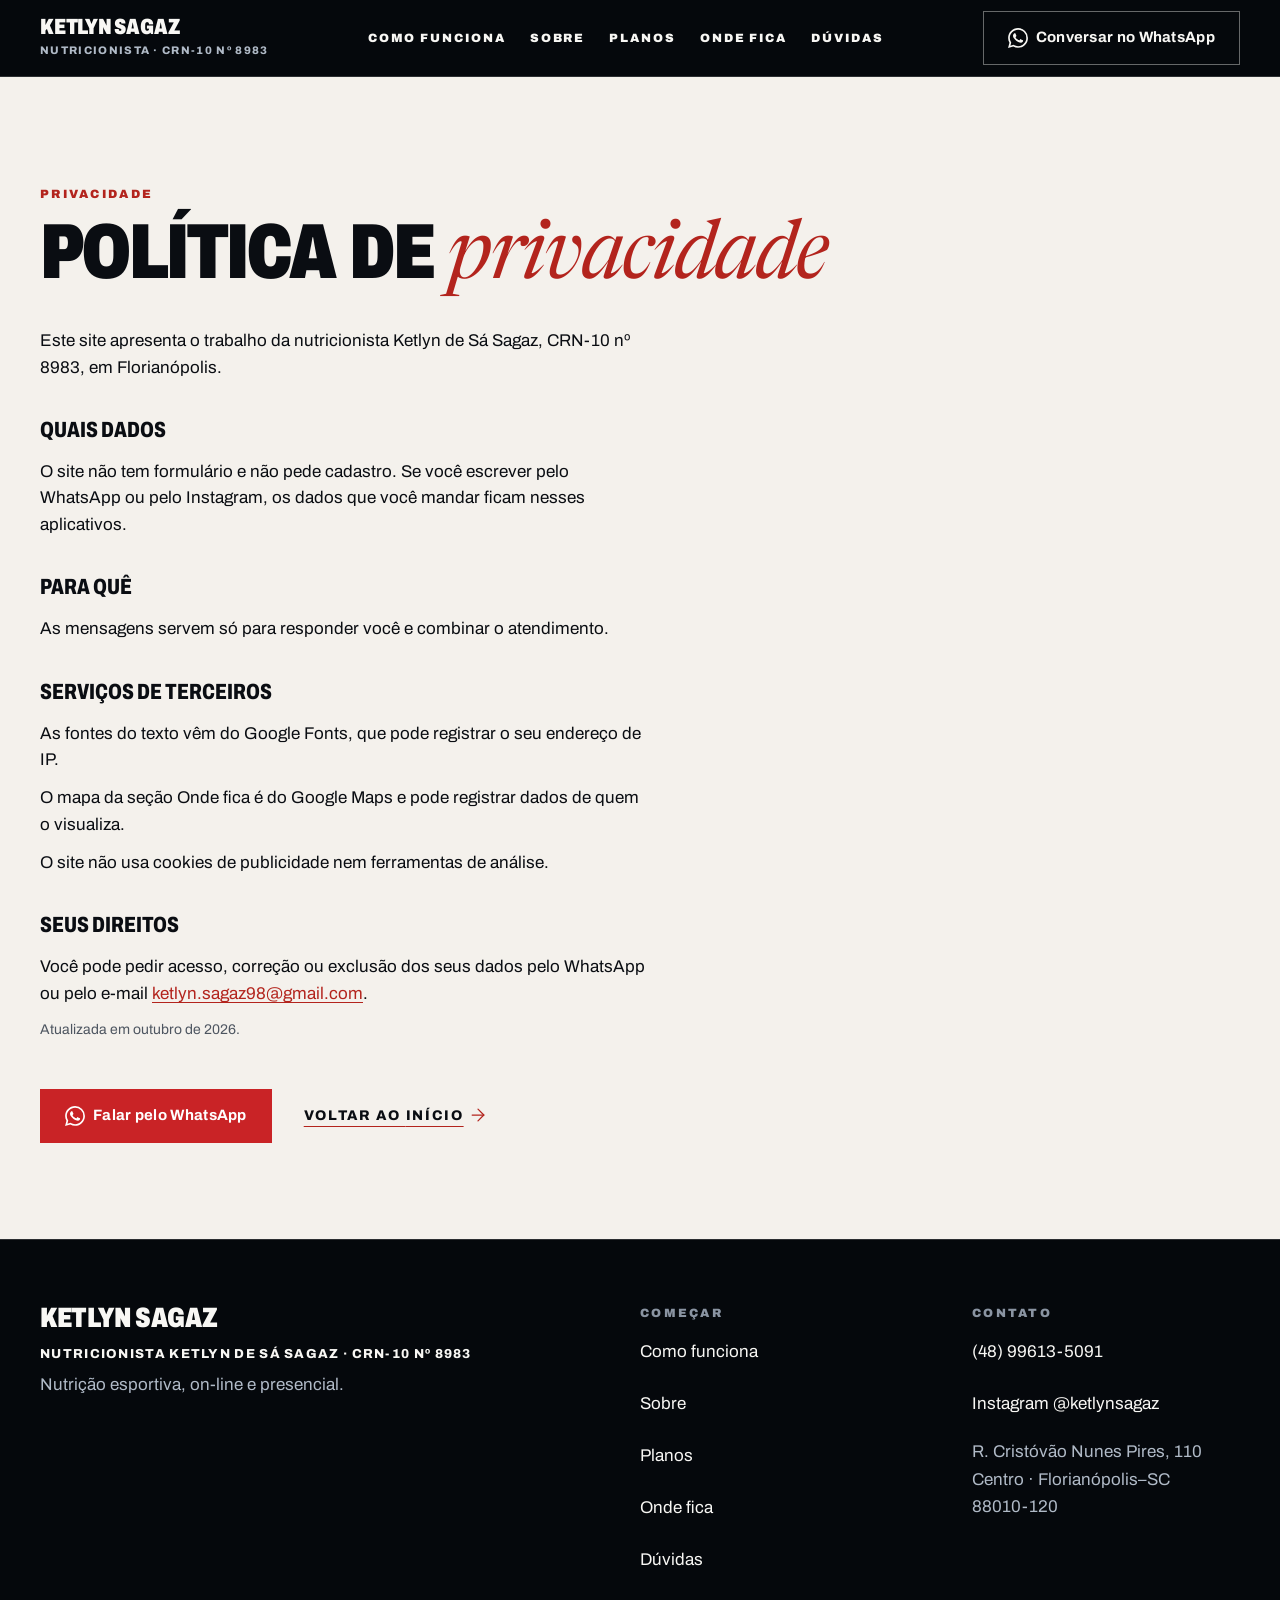
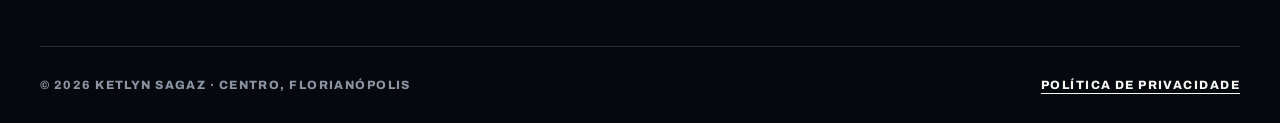
<file: politica-de-privacidade.html>
<!DOCTYPE html>
<html lang="pt-BR">
<head>
<meta charset="UTF-8">
<meta name="viewport" content="width=device-width, initial-scale=1">
<!-- PRÉ-VENDA: não remover até o Armin fechar a venda -->
<meta name="robots" content="noindex, nofollow">
<title>Política de privacidade | Ketlyn Sagaz</title>
<meta name="description" content="Como o site da nutricionista Ketlyn Sagaz trata os seus dados.">
<meta name="theme-color" content="#05080C">
<link rel="icon" href="data:image/svg+xml,%3Csvg xmlns='http://www.w3.org/2000/svg' viewBox='0 0 64 64'%3E%3Crect width='64' height='64' fill='%2305080C'/%3E%3Ctext x='32' y='43' font-family='Arial Narrow,Arial,sans-serif' font-size='30' font-weight='900' text-anchor='middle' fill='%23FF3D33'%3EKS%3C/text%3E%3C/svg%3E">
<link rel="preconnect" href="https://fonts.googleapis.com">
<link rel="preconnect" href="https://fonts.gstatic.com" crossorigin>
<link href="https://fonts.googleapis.com/css2?family=Archivo:wdth,wght@62..125,100..900&family=Newsreader:ital,opsz,wght@1,6..72,400&display=swap" rel="stylesheet">
<link rel="stylesheet" href="assets/css/base.css">
<link rel="stylesheet" href="assets/css/style.css">
</head>
<body class="interna">
<a class="pular-conteudo" href="#conteudo">Pular para o conteúdo</a>

<header class="cabecalho" data-header>
  <div class="container cabecalho__barra">
    <a class="marca" href="index.html" aria-label="Ketlyn Sagaz, início">
      <span class="marca__nome">Ketlyn Sagaz</span>
      <span class="marca__sub"><span class="nowrap">Nutricionista ·</span> <span class="nowrap">CRN-10 nº 8983</span></span>
    </a>
    <nav class="nav" aria-label="Seções">
      <ul role="list">
        <li><a href="index.html#como-funciona">Como funciona</a></li>
        <li><a href="index.html#sobre">Sobre</a></li>
        <li><a href="index.html#planos">Planos</a></li>
        <li><a href="index.html#onde-fica">Onde fica</a></li>
        <li><a href="index.html#duvidas">Dúvidas</a></li>
      </ul>
    </nav>
    <a class="botao botao--contorno cabecalho__cta" href="https://wa.me/5548996135091?text=Ol%C3%A1%2C%20Ketlyn%21%20Vi%20seu%20site%20e%20quero%20saber%20como%20funciona%20o%20acompanhamento." target="_blank" rel="noopener"><svg class="icone icone--marca" width="24" height="24" fill="currentColor" aria-hidden="true" focusable="false" role="img" viewBox="0 0 24 24" xmlns="http://www.w3.org/2000/svg"><path d="M17.472 14.382c-.297-.149-1.758-.867-2.03-.967-.273-.099-.471-.148-.67.15-.197.297-.767.966-.94 1.164-.173.199-.347.223-.644.075-.297-.15-1.255-.463-2.39-1.475-.883-.788-1.48-1.761-1.653-2.059-.173-.297-.018-.458.13-.606.134-.133.298-.347.446-.52.149-.174.198-.298.298-.497.099-.198.05-.371-.025-.52-.075-.149-.669-1.612-.916-2.207-.242-.579-.487-.5-.669-.51-.173-.008-.371-.01-.57-.01-.198 0-.52.074-.792.372-.272.297-1.04 1.016-1.04 2.479 0 1.462 1.065 2.875 1.213 3.074.149.198 2.096 3.2 5.077 4.487.709.306 1.262.489 1.694.625.712.227 1.36.195 1.871.118.571-.085 1.758-.719 2.006-1.413.248-.694.248-1.289.173-1.413-.074-.124-.272-.198-.57-.347m-5.421 7.403h-.004a9.87 9.87 0 01-5.031-1.378l-.361-.214-3.741.982.998-3.648-.235-.374a9.86 9.86 0 01-1.51-5.26c.001-5.45 4.436-9.884 9.888-9.884 2.64 0 5.122 1.03 6.988 2.898a9.825 9.825 0 012.893 6.994c-.003 5.45-4.437 9.884-9.885 9.884m8.413-18.297A11.815 11.815 0 0012.05 0C5.495 0 .16 5.335.157 11.892c0 2.096.547 4.142 1.588 5.945L.057 24l6.305-1.654a11.882 11.882 0 005.683 1.448h.005c6.554 0 11.89-5.335 11.893-11.893a11.821 11.821 0 00-3.48-8.413Z"/></svg><span class="so-computador">Conversar no WhatsApp</span><span class="so-celular">WhatsApp</span></a>
  </div>
</header>

<main id="conteudo">
  <section class="secao interna__secao">
    <div class="container--estreito texto-legal">
      <p class="rotulo">Privacidade</p>
      <h1 class="titulo-secao">Política de <em>privacidade</em></h1>
      <p>Este site apresenta o trabalho da nutricionista Ketlyn de Sá Sagaz, CRN-10 nº 8983, em Florianópolis.</p>
      <h2>Quais dados</h2>
      <p>O site não tem formulário e não pede cadastro. Se você escrever pelo WhatsApp ou pelo Instagram, os dados que você mandar ficam nesses aplicativos.</p>
      <h2>Para quê</h2>
      <p>As mensagens servem só para responder você e combinar o atendimento.</p>
      <h2>Serviços de terceiros</h2>
      <p>As fontes do texto vêm do Google Fonts, que pode registrar o seu endereço de IP.</p>
      <p>O mapa da seção Onde fica é do Google Maps e pode registrar dados de quem o visualiza.</p>
      <p>O site não usa cookies de publicidade nem ferramentas de análise.</p>
      <h2>Seus direitos</h2>
      <p>Você pode pedir acesso, correção ou exclusão dos seus dados pelo WhatsApp ou pelo e-mail <a href="mailto:ketlyn.sagaz98@gmail.com">ketlyn.sagaz98@gmail.com</a>.</p>
      <p class="texto-legal__data">Atualizada em outubro de 2026.</p>
      <div class="texto-legal__acoes">
        <a class="botao botao--primario" href="https://wa.me/5548996135091?text=Ol%C3%A1%2C%20Ketlyn%21%20Tenho%20uma%20d%C3%BAvida%20sobre%20os%20meus%20dados%20no%20site." target="_blank" rel="noopener"><svg class="icone icone--marca" width="24" height="24" fill="currentColor" aria-hidden="true" focusable="false" role="img" viewBox="0 0 24 24" xmlns="http://www.w3.org/2000/svg"><path d="M17.472 14.382c-.297-.149-1.758-.867-2.03-.967-.273-.099-.471-.148-.67.15-.197.297-.767.966-.94 1.164-.173.199-.347.223-.644.075-.297-.15-1.255-.463-2.39-1.475-.883-.788-1.48-1.761-1.653-2.059-.173-.297-.018-.458.13-.606.134-.133.298-.347.446-.52.149-.174.198-.298.298-.497.099-.198.05-.371-.025-.52-.075-.149-.669-1.612-.916-2.207-.242-.579-.487-.5-.669-.51-.173-.008-.371-.01-.57-.01-.198 0-.52.074-.792.372-.272.297-1.04 1.016-1.04 2.479 0 1.462 1.065 2.875 1.213 3.074.149.198 2.096 3.2 5.077 4.487.709.306 1.262.489 1.694.625.712.227 1.36.195 1.871.118.571-.085 1.758-.719 2.006-1.413.248-.694.248-1.289.173-1.413-.074-.124-.272-.198-.57-.347m-5.421 7.403h-.004a9.87 9.87 0 01-5.031-1.378l-.361-.214-3.741.982.998-3.648-.235-.374a9.86 9.86 0 01-1.51-5.26c.001-5.45 4.436-9.884 9.888-9.884 2.64 0 5.122 1.03 6.988 2.898a9.825 9.825 0 012.893 6.994c-.003 5.45-4.437 9.884-9.885 9.884m8.413-18.297A11.815 11.815 0 0012.05 0C5.495 0 .16 5.335.157 11.892c0 2.096.547 4.142 1.588 5.945L.057 24l6.305-1.654a11.882 11.882 0 005.683 1.448h.005c6.554 0 11.89-5.335 11.893-11.893a11.821 11.821 0 00-3.48-8.413Z"/></svg>Falar pelo WhatsApp</a>
        <a class="link" href="index.html">Voltar ao <span class="nowrap">início<svg aria-hidden="true" focusable="false" class="icone icone--arrow-right" xmlns="http://www.w3.org/2000/svg" width="24" height="24" viewBox="0 0 24 24" fill="none" stroke="currentColor" stroke-width="1.5" stroke-linecap="round" stroke-linejoin="round" ><path d="M5 12h14" /><path d="m12 5 7 7-7 7" /></svg></span></a>
      </div>
    </div>
  </section>
</main>

<footer class="rodape">
  <div class="container rodape__grade">
    <div class="rodape__marca">
      <p class="marca__nome">Ketlyn Sagaz</p>
      <p class="rodape__id">Nutricionista <span class="nowrap">Ketlyn de Sá Sagaz ·</span> <span class="nowrap">CRN-10 nº 8983</span></p>
      <p class="rodape__frase">Nutrição esportiva, on-line e presencial.</p>
    </div>
    <div class="rodape__grupo">
      <p class="rodape__rotulo">Começar</p>
      <ul role="list">
        <li><a href="index.html#como-funciona">Como funciona</a></li>
        <li><a href="index.html#sobre">Sobre</a></li>
        <li><a href="index.html#planos">Planos</a></li>
        <li><a href="index.html#onde-fica">Onde fica</a></li>
        <li><a href="index.html#duvidas">Dúvidas</a></li>
      </ul>
    </div>
    <div class="rodape__grupo">
      <p class="rodape__rotulo">Contato</p>
      <ul role="list">
        <li><a href="https://wa.me/5548996135091?text=Ol%C3%A1%2C%20Ketlyn%21%20Vi%20seu%20site%20e%20quero%20saber%20como%20funciona%20o%20acompanhamento." target="_blank" rel="noopener">(48) 99613-5091</a></li>
        <li><a href="https://www.instagram.com/ketlynsagaz/" target="_blank" rel="noopener">Instagram @ketlynsagaz</a></li>
      </ul>
      <address class="rodape__endereco">R. Cristóvão Nunes Pires, 110<br>Centro · Florianópolis–SC<br>88010-120</address>
    </div>
  </div>
  <div class="container rodape__base">
    <p>© 2026 Ketlyn Sagaz · Centro, Florianópolis</p>
    <a href="politica-de-privacidade.html">Política de privacidade</a>
  </div>
</footer>

<script src="assets/js/lenis.min.js" defer></script>
<script src="assets/js/main.js" defer></script>
<script src="assets/js/movimento.js" defer></script>
</body>
</html>
</file>
<file: assets/css/base.css>
/* base.css — regras fixas da agência. NÃO EDITAR por projeto.
   Tokens de cor, fonte, raio e sombra do cliente ficam em style.css.
   Escala e regras descritas em specs/design.md §0. */

:root {
  /* Espaçamento: escala fechada. Nenhum margin/padding/gap fora daqui. */
  --space-1: 0.25rem;  /*   4px */
  --space-2: 0.5rem;   /*   8px */
  --space-3: 0.75rem;  /*  12px */
  --space-4: 1rem;     /*  16px */
  --space-5: 1.5rem;   /*  24px */
  --space-6: 2rem;     /*  32px */
  --space-7: 3rem;     /*  48px */
  --space-8: 4rem;     /*  64px */
  --space-9: 6rem;     /*  96px */
  --space-10: 8rem;    /* 128px */

  --section-y: var(--space-8);          /* celular e tablet: 64px */
  --gutter: var(--space-5);             /* 24px */
  --container: 1200px;
  --container-narrow: 760px;

  /* Ícones: só estes dois tamanhos (+ círculo de card) */
  --icone-linha: 20px;
  --icone-card: 24px;
  --icone-circulo: 48px;

  --toque-min: 44px;
  --header-h: 72px;

  --ease-out: cubic-bezier(0.22, 1, 0.36, 1);
  --dur-fast: 0.14s;
  --dur-base: 0.24s;
  --dur-slow: 0.42s;
}
@media (min-width: 900px) {
  :root { --section-y: var(--space-9); --gutter: var(--space-6); }  /* 96px / 32px */
}
@media (max-width: 399px) {
  :root { --gutter: 1.25rem; }  /* 20px: única exceção à escala, só na borda da tela */
}

/* Reset enxuto */
*, *::before, *::after { box-sizing: border-box; }
html { -webkit-text-size-adjust: 100%; overflow-x: clip; scroll-behavior: smooth; }
body { margin: 0; overflow-x: clip; min-height: 100vh; text-rendering: optimizeLegibility; -webkit-font-smoothing: antialiased; }
h1, h2, h3, h4, p, figure, blockquote, ul, ol, dl { margin: 0; }
ul[role="list"], ol[role="list"] { list-style: none; padding: 0; }
img, picture, svg, video { display: block; max-width: 100%; }
img { height: auto; }
input, button, textarea, select { font: inherit; color: inherit; }
button { cursor: pointer; }
a { color: inherit; }
[hidden] { display: none !important; }
:target, [id] { scroll-margin-top: calc(var(--header-h) + var(--space-4)); }

/* Estrutura */
.container { width: min(100% - 2 * var(--gutter), var(--container)); margin-inline: auto; }
.container--estreito { width: min(100% - 2 * var(--gutter), var(--container-narrow)); margin-inline: auto; }
.secao { padding-block: var(--section-y); }

/* Imagens: sempre cobrem o espaço reservado, sem distorcer */
.midia { position: relative; overflow: hidden; }
.midia > img, .midia > picture, .midia > picture > img { width: 100%; height: 100%; object-fit: cover; }
.proporcao-heroi   { aspect-ratio: 4 / 5; }
.proporcao-card    { aspect-ratio: 4 / 3; }
.proporcao-retrato { aspect-ratio: 4 / 5; }
.proporcao-avatar  { aspect-ratio: 1 / 1; border-radius: 50%; }
@media (min-width: 900px) { .proporcao-heroi { aspect-ratio: 3 / 2; } }

/* Ícones (gerados por ~/agencia/scripts/icone.mjs) */
.icone { width: var(--icone-card); height: var(--icone-card); flex-shrink: 0; }
.icone--linha, .botao .icone, p .icone, li .icone { width: var(--icone-linha); height: var(--icone-linha); }
.icone-circulo {
  display: inline-grid; place-items: center;
  width: var(--icone-circulo); height: var(--icone-circulo); border-radius: 50%;
}

/* Acessibilidade */
.pular-conteudo {
  position: absolute; left: var(--space-4); top: calc(-1 * var(--space-9)); z-index: 1000;
  padding: var(--space-3) var(--space-4); background: #fff; color: #000; border-radius: var(--space-2);
}
.pular-conteudo:focus { top: var(--space-3); }
:focus-visible { outline: 3px solid var(--focus-ring, currentColor); outline-offset: 2px; }
.sr-only {
  position: absolute !important; width: 1px; height: 1px; padding: 0; margin: -1px;
  overflow: hidden; clip: rect(0 0 0 0); white-space: nowrap; border: 0;
}
a, button, [role="button"], input, select, textarea, summary { min-height: var(--toque-min); }
p a, li a { min-height: 0; }

/* Menu de celular: fechado = fora da tela E fora do teclado (lição: menu fechado recebia foco) */
.menu-celular { visibility: hidden; pointer-events: none; }
.menu-celular[data-aberto="true"] { visibility: visible; pointer-events: auto; }
body[data-menu="true"] { overflow: hidden; }

/* Entrada de seção (main.js adiciona .visivel). Sem JS, tudo aparece. */
.js .revelar { opacity: 0; transform: translateY(16px); transition: opacity var(--dur-slow) var(--ease-out), transform var(--dur-slow) var(--ease-out); }
.js .revelar.visivel { opacity: 1; transform: none; }

/* Botão fixo de WhatsApp no celular: aparece em TODAS as páginas depois de rolar (lição: só funcionava na home) */
.whatsapp-fixo {
  position: fixed; left: var(--gutter); right: var(--gutter); bottom: var(--space-4); z-index: 90;
  display: flex; align-items: center; justify-content: center; gap: var(--space-2);
  min-height: 56px; border-radius: 999px; text-decoration: none;
  transform: translateY(calc(100% + var(--space-6))); transition: transform var(--dur-base) var(--ease-out);
}
.whatsapp-fixo[data-visivel="true"] { transform: none; }
@media (min-width: 900px) { .whatsapp-fixo { display: none; } }
/* Reserva o espaço do botão fixo no fim da página, senão ele cobre o último conteúdo (lição: Loredana) */
@media (max-width: 899px) { body:has(.whatsapp-fixo) { padding-bottom: calc(56px + var(--space-6)); } }

/* Caixa de foto real que falta (specs/design.md §0). Nunca pode sobrar sem registro em revisao/pendencias.md. */
.foto-pendente {
  display: grid; place-content: center; gap: var(--space-3);
  width: 100%; max-width: 100%; height: 100%; padding: var(--space-6); text-align: center;
  background: #f4f2f0; border: 2px dashed #b9b2aa; border-radius: inherit; color: #625c55;
}
.foto-pendente .icone { margin-inline: auto; opacity: .55; }
.foto-pendente__titulo { font-weight: 600; line-height: 1.45; color: #231f20; max-width: 34ch; margin-inline: auto; overflow-wrap: anywhere; }
.foto-pendente__meta { font-size: 0.875rem; }

/* Lenis (rolagem suave): o próprio Lenis põe html.lenis; com ele ativo, o scroll-behavior do CSS sai do caminho */
html.lenis, html.lenis body { height: auto; }
.lenis.lenis-smooth { scroll-behavior: auto !important; }
.lenis.lenis-smooth [data-lenis-prevent] { overscroll-behavior: contain; }
.lenis.lenis-stopped { overflow: clip; }
.lenis.lenis-smooth iframe { pointer-events: none; }

/* Movimento reduzido: desliga tudo */
@media (prefers-reduced-motion: reduce) {
  html { scroll-behavior: auto; }
  *, *::before, *::after { animation: none !important; transition: none !important; }
  .js .revelar { opacity: 1; transform: none; }
}

/* "Onde fica": mapa + cartão de endereço (componentes/mapa.html, §0 "Mapa"). Regra do Armin, 15/10/2026.
   O mapa não captura toque nem roda (senão prende a rolagem e o Lenis): clicar abre o Google Maps. */
.local__grade { display: grid; gap: var(--space-6); }
.local__cartao { display: flex; flex-direction: column; gap: var(--space-4); }
.local__endereco { font-style: normal; line-height: 1.6; }
.local__fatos { display: none; }
.local__fatos li { display: flex; align-items: flex-start; gap: var(--space-3); }
.local__acoes { display: flex; flex-wrap: wrap; gap: var(--space-3); margin-top: var(--space-2); }
.local__so-computador { display: none; }
.local__mapa { position: relative; display: block; order: -1; aspect-ratio: 4 / 3; overflow: hidden; border-radius: var(--raio, 0); background: var(--local-fundo, #eceae6); }
.local__mapa iframe { position: absolute; inset: 0; width: 100%; height: 100%; border: 0; pointer-events: none; }
.local__selo { position: absolute; right: var(--space-3); bottom: var(--space-3); display: inline-flex; align-items: center; gap: var(--space-2); min-height: var(--toque-min); padding-inline: var(--space-4); border-radius: 999px; background: #fff; color: #1f1f1f; font-size: 0.875rem; font-weight: 600; box-shadow: 0 1px 4px rgb(0 0 0 / 0.18); }
.local__mapa:focus-visible { outline: 3px solid currentColor; outline-offset: 3px; }
@media (min-width: 900px) {
  .local__grade { grid-template-columns: 5fr 7fr; gap: 0; align-items: stretch; border: 1px solid var(--local-borda, rgb(0 0 0 / 0.12)); border-radius: var(--raio, 0); overflow: hidden; }
  .local__cartao { padding: var(--space-7); background: var(--local-fundo, transparent); justify-content: center; }
  .local__fatos { display: grid; gap: var(--space-3); border-block: 1px solid var(--local-borda, rgb(0 0 0 / 0.12)); }
  /* [role="list"]: senão ul[role="list"] { padding: 0 } (0,1,1) anula o padding e os fios encostam no texto (Hérica, 16/10/2026) */
  .local__fatos[role="list"] { padding-block: var(--space-4); }
  .local__so-computador { display: inline-flex; }
  .local__mapa { order: 0; aspect-ratio: auto; min-height: 440px; border-radius: 0; }
}
</file>
<file: assets/css/style.css>
/* style.css — tokens e componentes do site da Ketlyn Sagaz (specs/design.md §1–§11).
   Referência: tempoperformance.com (tipográfica-forte). Espaçamento SEMPRE com var(--space-N) de base.css. */

:root {
  /* §2 Paleta */
  --tinta: #05080C;
  --marinho: #0A111D;
  --papel: #F4F1EC;
  --linho: #E9E4DC;
  --texto-claro: #F8F7F4;
  --texto-escuro: #0A0D12;
  --apoio-claro: #B0BAC7;
  --apoio-escuro: #4D5560;
  --rodape-rotulo: #8A94A2;
  --accent: #FF3D33;
  --accent-texto: #B3241D;
  --botao: #C92326;
  --botao-hover: #A81B1F;
  --fio-claro: rgba(248, 247, 244, 0.16);
  --fio-escuro: rgba(10, 13, 18, 0.16);
  --focus-ring: var(--accent);

  /* §3 Tipografia */
  --fonte: "Archivo", system-ui, -apple-system, "Segoe UI", sans-serif;
  --fonte-acento: "Newsreader", Georgia, "Times New Roman", serif;

  /* §5 Raio e sombras */
  --raio: 0;
  --sombra-card-escuro: inset 0 1px 0 rgba(255, 255, 255, 0.035);
  --sombra-hover-claro: 0 18px 42px rgba(7, 12, 19, 0.08);

  /* Mapa (componente padrão) */
  --local-fundo: var(--papel);
  --local-borda: var(--fio-escuro);

  --dur-card: 0.22s;
  --container-tablet: 560px;
}

/* ---------- Base ---------- */
body {
  font-family: var(--fonte);
  font-size: 1rem;
  line-height: 1.55;
  background: var(--tinta);
  color: var(--texto-claro);
}
@media (min-width: 900px) { body { font-size: 1.0625rem; } }
.nowrap { white-space: nowrap; }
html.lenis [id] { scroll-margin-top: 0; }

/* Entrada de seção (reserva do Kit: sobe 24 px em 0,65 s) — mesma especificidade do base.css, declarada depois */
.js .revelar { transform: translateY(24px); transition: opacity 0.65s ease, transform 0.65s ease; }

/* ---------- Tipografia ---------- */
.rotulo {
  font-size: 0.75rem;
  font-weight: 900;
  letter-spacing: 0.19em;
  text-transform: uppercase;
  color: var(--accent);
  margin-bottom: var(--space-3);
}
.titulo-display,
.titulo-secao,
.frase__texto {
  font-stretch: 75%;
  font-weight: 900;
  text-transform: uppercase;
  letter-spacing: -0.04em;
  word-spacing: 0.1em;
  text-wrap: balance;
}
.titulo-display { font-size: clamp(2.125rem, 10.4vw, 3.25rem); line-height: 0.92; }
.titulo-secao { font-size: clamp(2.375rem, 9vw, 3rem); line-height: 0.94; }
.titulo-display em,
.titulo-secao em,
.frase__texto em,
.local__titulo em {
  font-family: var(--fonte-acento);
  font-style: italic;
  font-weight: 400;
  font-stretch: 100%;
  text-transform: none;
  letter-spacing: -0.02em;
  color: var(--accent);
}
.titulo-display em { display: block; font-size: 0.9em; line-height: 1.02; margin-top: var(--space-2); }
.titulo-secao em,
.frase__texto em { font-size: 1.04em; }
@media (min-width: 900px) {
  .titulo-display { font-size: clamp(3.75rem, 6.8vw, 6.125rem); line-height: 0.91; letter-spacing: -0.05em; }
  .titulo-secao { font-size: clamp(3rem, 6.1vw, 5.5rem); line-height: 0.92; }
}

/* ---------- Botões e links (§6: raio 0, 54 px) ---------- */
.botao {
  display: inline-flex;
  align-items: center;
  justify-content: center;
  gap: var(--space-2);
  min-height: 54px;
  padding: 0 var(--space-5);
  border: 1px solid transparent;
  border-radius: var(--raio);
  font-family: var(--fonte);
  font-size: 0.9375rem;
  font-weight: 700;
  letter-spacing: 0.02em;
  text-decoration: none;
  white-space: nowrap;
  transition: background-color 0.2s ease, border-color 0.2s ease, transform 0.2s ease, color 0.2s ease;
}
.botao--primario { background: var(--botao); color: #fff; }
.botao--primario:hover { background: var(--botao-hover); transform: translateY(-2px); }
.botao--contorno { border-color: rgba(248, 247, 244, 0.4); color: var(--texto-claro); background: transparent; }
.botao--contorno:hover { background: rgba(248, 247, 244, 0.08); border-color: rgba(248, 247, 244, 0.72); transform: translateY(-2px); }
.link {
  display: inline-block;
  max-width: 100%;
  padding-block: var(--space-3);
  font-size: 0.875rem;
  font-weight: 800;
  letter-spacing: 0.12em;
  text-transform: uppercase;
  text-decoration: underline;
  text-decoration-color: var(--accent);
  text-decoration-thickness: 1px;
  text-underline-offset: 6px;
  transition: color 0.2s ease;
}
.link .icone { display: inline-block; width: var(--icone-linha); height: var(--icone-linha); margin-left: var(--space-1); vertical-align: -5px; color: var(--accent); }
.link:hover { color: var(--accent); }
@media (max-width: 399px) {
  .botao { white-space: normal; text-align: center; }
}

/* ---------- Cabeçalho (modo B no celular) ---------- */
.cabecalho {
  position: sticky;
  top: 0;
  z-index: 100;
  background: var(--tinta);
  border-bottom: 1px solid var(--fio-claro);
  transition: background-color 0.2s ease;
}
.cabecalho[data-rolado] {
  background: rgba(5, 8, 12, 0.96);
  -webkit-backdrop-filter: blur(12px);
  backdrop-filter: blur(12px);
}
.cabecalho__barra {
  display: flex;
  align-items: center;
  justify-content: space-between;
  gap: var(--space-4);
  min-height: 64px;
  padding-block: var(--space-2);
  transition: none;
}
.marca {
  display: flex;
  flex-direction: column;
  justify-content: center;
  min-width: 0;
  text-decoration: none;
}
.marca__nome {
  font-stretch: 75%;
  font-weight: 900;
  font-size: 1.375rem;
  line-height: 1;
  letter-spacing: -0.01em;
  text-transform: uppercase;
}
.marca__sub {
  margin-top: var(--space-1);
  font-size: 0.6875rem;
  font-weight: 800;
  letter-spacing: 0.12em;
  text-transform: uppercase;
  color: var(--apoio-claro);
}
.nav { display: none; }
.cabecalho__cta { flex-shrink: 0; }
.so-computador { display: none; }
@media (max-width: 899px) {
  .cabecalho__cta {
    min-height: var(--toque-min);
    padding: 0 var(--space-4);
    background: var(--botao);
    border-color: var(--botao);
    color: #fff;
  }
}
@media (max-width: 399px) {
  .marca__sub { font-size: 0.625rem; letter-spacing: 0.08em; }
  .cabecalho__cta { white-space: nowrap; }
}
@media (min-width: 900px) {
  .so-computador { display: inline; }
  .so-celular { display: none; }
  .marca { flex-shrink: 0; }
  .cabecalho__barra { min-height: 76px; }
  .cabecalho[data-rolado] .cabecalho__barra { min-height: 64px; }
  .nav { display: block; }
  .nav ul { display: flex; gap: var(--space-5); }
  .nav a {
    position: relative;
    display: inline-flex;
    align-items: center;
    min-height: var(--toque-min);
    font-size: 0.75rem;
    font-weight: 900;
    letter-spacing: 0.16em;
    text-transform: uppercase;
    text-decoration: none;
    white-space: nowrap;
  }
  .nav a::after {
    content: "";
    position: absolute;
    left: 0;
    right: 0;
    bottom: var(--space-2);
    height: 2px;
    background: var(--accent);
    transform: scaleX(0);
    transition: transform 0.2s ease;
  }
  .nav a:hover::after,
  .nav a:focus-visible::after { transform: scaleX(1); }
  .cabecalho__cta:hover { background: var(--botao); border-color: var(--botao); color: #fff; }
}
@media (min-width: 900px) and (max-width: 1199px) {
  .nav ul { gap: var(--space-3); }
  .nav a { font-size: 0.6875rem; letter-spacing: 0.06em; }
  .marca__nome { font-size: 1.25rem; }
  .cabecalho__cta .so-computador { display: none; }
  .cabecalho__cta .so-celular { display: inline; }
}

/* ---------- Herói ---------- */
.heroi { background: var(--tinta); overflow: hidden; }
.heroi__grade { display: grid; }
.heroi__foto {
  order: -1;
  margin-inline: calc(50% - 50vw);
  height: clamp(140px, 22svh, 260px);
}
.heroi__foto img { object-position: 50% 25%; }
.heroi__foto::after {
  content: "";
  position: absolute;
  inset: 0;
  background: linear-gradient(to bottom, rgba(5, 8, 12, 0) 55%, var(--tinta) 100%);
  pointer-events: none;
}
.heroi__texto { padding-block: var(--space-5) var(--section-y); }
.heroi__lead {
  max-width: 34em;
  margin-top: var(--space-4);
  font-size: clamp(1rem, 1.5vw, 1.375rem);
  line-height: 1.45;
  color: var(--apoio-claro);
}
.heroi__acoes {
  display: flex;
  flex-wrap: wrap;
  align-items: center;
  gap: var(--space-2) var(--space-6);
  margin-top: var(--space-5);
}
.heroi__fatos {
  margin-top: var(--space-6);
  padding-top: var(--space-4);
  border-top: 1px solid var(--fio-claro);
  font-size: 0.75rem;
  font-weight: 800;
  letter-spacing: 0.12em;
  line-height: 1.7;
  text-transform: uppercase;
  color: var(--apoio-claro);
}
@media (max-width: 479px) {
  .heroi__acoes .botao { width: 100%; }
}
@media (min-width: 600px) and (max-width: 899px) {
  .heroi__foto { height: 320px; }
}
@media (min-width: 900px) {
  .heroi__grade {
    grid-template-columns: repeat(12, 1fr);
    column-gap: var(--space-6);
    align-items: start;
  }
  .heroi__texto { grid-column: 1 / 8; grid-row: 1; padding-block: var(--space-9) var(--section-y); position: relative; z-index: 1; }
  .heroi__lead { margin-top: var(--space-5); }
  .heroi__acoes { margin-top: var(--space-6); }
  .heroi__foto {
    order: 0;
    grid-column: 8 / 13;
    grid-row: 1;
    height: auto;
    aspect-ratio: 4 / 5;
    max-width: 640px;
    margin: var(--space-10) 0 0;
    align-self: end;
    justify-self: end;
    width: 100%;
  }
  .heroi__foto img { object-position: 40% 20%; }
  .heroi__foto::after { background: linear-gradient(to bottom, rgba(5, 8, 12, 0) 80%, rgba(5, 8, 12, 0.35) 100%); }
}

/* ---------- Cabeça de seção ---------- */
.cabeca { margin-bottom: var(--space-6); }
.cabeca__apoio,
.metodo__apoio,
.comecar__apoio,
.planos__apoio {
  max-width: 34em;
  margin-top: var(--space-4);
  color: var(--apoio-claro);
}
@media (min-width: 900px) { .cabeca { margin-bottom: var(--space-7); } }

/* ---------- Para quem é: faixa de 4 cards sangrando à direita ---------- */
.publico { background: var(--tinta); padding-top: var(--space-7); }
.faixa-moldura { overflow: hidden; }
.faixa[role="list"] {
  display: grid;
  grid-auto-flow: column;
  grid-auto-columns: min(78vw, 340px);
  gap: var(--space-3);
  overflow-x: auto;
  overscroll-behavior-x: contain;
  scroll-snap-type: x mandatory;
  padding-inline: var(--gutter);
  scroll-padding-inline: var(--gutter);
  padding-bottom: var(--space-4);
  scrollbar-width: thin;
  scrollbar-color: var(--fio-claro) transparent;
}
.faixa__card { scroll-snap-align: start; }
.faixa__foto { aspect-ratio: 3 / 4; }
.faixa figcaption { display: block; margin-top: var(--space-4); }
.faixa__linha {
  display: flex;
  align-items: baseline;
  justify-content: space-between;
  gap: var(--space-3);
  padding-bottom: var(--space-3);
  border-bottom: 1px solid var(--fio-claro);
}
.faixa__titulo {
  font-stretch: 75%;
  font-weight: 800;
  font-size: 1.375rem;
  line-height: 1.04;
  text-transform: uppercase;
}
.faixa__num { font-size: 0.75rem; font-weight: 900; letter-spacing: 0.16em; color: var(--accent); }
.faixa__texto { display: block; margin-top: var(--space-3); color: var(--apoio-claro); }
@media (min-width: 900px) {
  .faixa[role="list"] {
    grid-auto-columns: 340px;
    padding-inline: max(var(--gutter), calc((100% - var(--container)) / 2)) var(--gutter);
    scroll-padding-inline: max(var(--gutter), calc((100% - var(--container)) / 2));
  }
}

/* ---------- Como funciona ---------- */
.metodo { background: var(--marinho); }
.metodo__grade { display: grid; gap: var(--space-7); }
.metodo__intro .link-moldura { margin-top: var(--space-4); }
.passos { border-top: 1px solid var(--fio-claro); }
.passo {
  display: grid;
  grid-template-columns: 64px 1fr;
  gap: var(--space-4);
  align-items: start;
  padding-block: var(--space-5);
  border-bottom: 1px solid var(--fio-claro);
}
.passo__num {
  font-stretch: 75%;
  font-weight: 900;
  font-size: 2.5rem;
  line-height: 0.9;
  color: var(--accent);
}
.passo__titulo {
  font-stretch: 75%;
  font-weight: 800;
  font-size: clamp(1.25rem, 2vw, 1.5rem);
  line-height: 1.04;
  text-transform: uppercase;
}
.passo p { margin-top: var(--space-2); color: var(--apoio-claro); max-width: 36em; }
@media (min-width: 900px) {
  .metodo__grade { grid-template-columns: 5fr 7fr; gap: var(--space-8); align-items: start; }
  .metodo__intro { position: sticky; top: calc(var(--header-h) + var(--space-6)); }
  .metodo .titulo-secao { font-size: clamp(3rem, 4.8vw, 4.5rem); }
  .passo { grid-template-columns: 96px 1fr; }
  .passo__num { font-size: 3.25rem; }
}

/* ---------- Sobre (papel) ---------- */
.sobre { background: var(--papel); color: var(--texto-escuro); }
.sobre .rotulo { color: var(--accent-texto); }
.sobre .titulo-secao em { color: var(--accent-texto); }
.sobre__grade { display: grid; gap: var(--space-7); }
.sobre__foto { aspect-ratio: 4 / 5; width: 100%; max-width: 560px; }
.sobre__foto picture { display: block; height: 100%; }
.sobre__foto img { object-position: 50% 30%; }
.sobre__id {
  margin-top: var(--space-4);
  font-size: 0.8125rem;
  font-weight: 800;
  letter-spacing: 0.12em;
  text-transform: uppercase;
  color: var(--apoio-escuro);
}
.sobre__corpo { margin-top: var(--space-5); font-size: clamp(1.125rem, 1.6vw, 1.375rem); line-height: 1.45; max-width: 30em; }
.sobre__corpo p + p { margin-top: var(--space-3); }
.sobre__linhas { margin-top: var(--space-6); border-top: 1px solid var(--fio-escuro); }
.sobre__linhas li {
  display: flex;
  align-items: center;
  gap: var(--space-3);
  padding-block: var(--space-4);
  border-bottom: 1px solid var(--fio-escuro);
  font-weight: 700;
}
.sobre__linhas .icone { color: var(--accent-texto); }
.sobre__texto .link-moldura { margin-top: var(--space-5); }
.sobre .link .icone { color: var(--accent-texto); }
.sobre .link { text-decoration-color: var(--accent-texto); }
.sobre .link:hover { color: var(--accent-texto); }
@media (max-width: 899px) { .sobre__foto { margin-inline: auto; } }
@media (min-width: 900px) {
  .sobre__grade { grid-template-columns: repeat(12, 1fr); gap: var(--space-6); align-items: center; }
  .sobre__foto { grid-column: 1 / 6; }
  .sobre__texto { grid-column: 7 / 13; }
}

/* ---------- Frase grande ---------- */
.frase {
  position: relative;
  display: grid;
  align-items: center;
  min-height: clamp(420px, 70svh, 560px);
  overflow: hidden;
  isolation: isolate;
}
.frase__fundo { position: absolute; inset: 0; z-index: -2; }
.frase__fundo img { width: 100%; height: 100%; object-fit: cover; object-position: 30% 50%; }
.frase::before {
  content: "";
  position: absolute;
  inset: 0;
  z-index: -1;
  background: rgba(5, 8, 12, 0.72);
}
.frase__conteudo { padding-block: var(--section-y); }
.frase__texto { font-size: clamp(3rem, 14vw, 4.5rem); line-height: 0.9; max-width: 11em; }
.frase__texto em { display: block; }
@media (min-width: 900px) {
  .frase { min-height: min(80svh, 720px); }
  .frase__fundo img { object-position: 50% 50%; }
  .frase__texto { font-size: clamp(5rem, 9vw, 8rem); }
}

/* ---------- Planos: 5 cards com aba ---------- */
.planos { background: var(--tinta); }
.planos__cabeca { display: grid; gap: var(--space-4); margin-bottom: var(--space-6); }
.planos__apoio { margin-top: 0; }
.planos__grade { display: grid; grid-template-columns: 1fr; gap: var(--space-3); }
.plano {
  position: relative;
  display: flex;
  flex-direction: column;
  min-height: 150px;
  padding: var(--space-5);
  background: linear-gradient(180deg, rgba(255, 255, 255, 0.07), rgba(255, 255, 255, 0.02));
  border: 1px solid rgba(248, 247, 244, 0.14);
  box-shadow: var(--sombra-card-escuro);
  transition: transform var(--dur-card) ease, border-color var(--dur-card) ease, background-color var(--dur-card) ease;
}
.plano::before {
  content: "";
  position: absolute;
  top: -1px;
  left: -1px;
  width: 48px;
  height: 3px;
  background: var(--accent);
}
.plano:hover { transform: translateY(-4px); border-color: rgba(255, 61, 51, 0.62); background-color: rgba(255, 255, 255, 0.03); }
.plano__num { font-size: 0.75rem; font-weight: 900; letter-spacing: 0.16em; color: var(--accent); }
.plano__titulo {
  margin-top: auto;
  padding-top: var(--space-6);
  font-stretch: 75%;
  font-weight: 800;
  font-size: clamp(1.375rem, 2vw, 1.625rem);
  line-height: 1.04;
  text-transform: uppercase;
}
.plano__tag {
  margin-top: var(--space-2);
  font-size: 0.75rem;
  font-weight: 800;
  letter-spacing: 0.14em;
  text-transform: uppercase;
  color: var(--apoio-claro);
}
.planos__link { margin-top: var(--space-6); }
@media (min-width: 600px) {
  .planos__grade { grid-template-columns: repeat(2, 1fr); }
  .plano:nth-child(5) { grid-column: span 2; }
}
@media (min-width: 900px) {
  .planos__cabeca { grid-template-columns: repeat(6, 1fr); column-gap: var(--space-3); align-items: end; margin-bottom: var(--space-7); }
  .planos__titulo { grid-column: 1 / 5; }
  .planos__apoio { grid-column: 5 / 7; }
  .plano { min-height: 280px; padding: var(--space-6); }
}
@media (min-width: 1024px) {
  .planos__grade { grid-template-columns: repeat(6, 1fr); }
  .plano:nth-child(-n + 3) { grid-column: span 2; }
  .plano:nth-child(n + 4) { grid-column: span 3; }
}

/* ---------- Músculo é patrimônio: foto + card marinho sobreposto ---------- */
.musculo { background: var(--papel); color: var(--texto-escuro); }
.musculo__grade { display: grid; }
.musculo__foto { aspect-ratio: 3 / 2; }
.musculo__foto img { object-position: 60% 50%; }
.musculo__card {
  position: relative;
  margin: calc(-1 * var(--space-7)) var(--space-4) 0;
  padding: var(--space-6);
  background: var(--marinho);
  color: var(--texto-claro);
  border-top: 3px solid var(--accent);
}
.titulo-secao--card { font-size: clamp(2.25rem, 8vw, 2.75rem); margin-bottom: var(--space-5); }
.musculo__card p:not(.rotulo) + p { margin-top: var(--space-3); }
.musculo__card p:not(.rotulo):not(.musculo__nota) { font-size: 1.125rem; line-height: 1.45; max-width: 30em; }
.musculo__nota {
  margin-top: var(--space-5);
  padding-top: var(--space-4);
  border-top: 1px solid var(--fio-claro);
  font-size: 0.875rem;
  color: var(--apoio-claro);
}
@media (min-width: 900px) {
  .musculo { padding-bottom: calc(var(--section-y) + var(--space-8)); }
  .musculo__grade { grid-template-columns: repeat(12, 1fr); column-gap: var(--space-6); }
  .musculo__foto { grid-column: 1 / 9; grid-row: 1; }
  .musculo__card {
    grid-column: 7 / 13;
    grid-row: 1;
    align-self: end;
    margin: 0 0 calc(-1 * var(--space-8));
    padding: var(--space-7);
  }
  .titulo-secao--card { font-size: clamp(2.5rem, 4vw, 3.5rem); }
}

/* ---------- Por onde começar (linho) ---------- */
.comecar { background: var(--linho); color: var(--texto-escuro); }
.comecar .rotulo { color: var(--accent-texto); }
.comecar .titulo-secao em { color: var(--accent-texto); }
.comecar__apoio { color: var(--apoio-escuro); }
.comecar__grade { display: grid; gap: var(--space-7); }
.opcoes { margin-top: var(--space-6); border-top: 1px solid var(--fio-escuro); }
.opcoes li {
  display: grid;
  grid-template-columns: var(--icone-card) 1fr;
  gap: var(--space-4);
  align-items: start;
  align-content: start;
  padding-block: var(--space-5);
  border-bottom: 1px solid var(--fio-escuro);
}
.opcoes .icone { width: var(--icone-card); height: var(--icone-card); color: var(--accent-texto); }
.opcoes__titulo { font-stretch: 75%; font-weight: 800; font-size: 1.375rem; line-height: 1.04; text-transform: uppercase; }
.opcoes p { margin-top: var(--space-2); color: var(--apoio-escuro); }
.comecar__acao { margin-top: var(--space-6); }
@media (max-width: 599px) { .comecar__acao .botao { width: 100%; } }
.comecar__foto { aspect-ratio: 4 / 5; width: 100%; max-width: 560px; }
@media (max-width: 899px) { .comecar__foto { margin-inline: auto; } }
@media (min-width: 900px) {
  .comecar__grade { grid-template-columns: repeat(12, 1fr); gap: var(--space-6); align-items: center; }
  .comecar__texto { grid-column: 1 / 7; }
  .comecar__foto { grid-column: 8 / 13; justify-self: end; }
}

/* ---------- Onde fica (componente padrão; só cor, fonte e raio) ---------- */
.local { background: var(--papel); color: var(--texto-escuro); }
.local .rotulo { color: var(--accent-texto); margin-bottom: 0; }
.local__titulo {
  font-stretch: 75%;
  font-weight: 900;
  font-size: clamp(2.25rem, 8vw, 3.5rem);
  line-height: 0.94;
  text-transform: uppercase;
  letter-spacing: -0.04em;
  word-spacing: 0.1em;
}
.local__titulo em { color: var(--accent-texto); font-size: 1.04em; }
.local__endereco { font-size: 1.25rem; font-weight: 700; line-height: 1.35; }
.local__fatos li { color: var(--apoio-escuro); }
.local__fatos .icone { color: var(--accent-texto); }
.local .botao--contorno { border-color: rgba(10, 13, 18, 0.4); color: var(--texto-escuro); }
.local .botao--contorno:hover { background: rgba(10, 13, 18, 0.06); border-color: rgba(10, 13, 18, 0.72); }
.local__selo { border-radius: var(--raio); }
@media (max-width: 899px) { .local__acoes .local__so-computador { display: none; } }
@media (min-width: 900px) {
  .local__endereco { font-size: 1.75rem; }
}

/* ---------- Dúvidas (acordeão de fios) ---------- */
.duvidas { background: var(--marinho); }
.duvidas__grade { display: grid; gap: var(--space-6); }
.acordeao { border-top: 1px solid var(--fio-claro); }
.pergunta { border-bottom: 1px solid var(--fio-claro); }
.pergunta summary {
  display: flex;
  align-items: center;
  justify-content: space-between;
  gap: var(--space-4);
  padding-block: var(--space-5);
  font-weight: 700;
  font-size: clamp(1.0625rem, 1.6vw, 1.25rem);
  line-height: 1.3;
  list-style: none;
  cursor: pointer;
}
.pergunta summary::-webkit-details-marker { display: none; }
.pergunta summary .icone {
  width: var(--icone-linha);
  height: var(--icone-linha);
  color: var(--accent);
  transition: transform var(--dur-card) ease;
}
.pergunta[open] summary .icone { transform: rotate(45deg); }
.pergunta summary:hover span { color: var(--accent); }
.pergunta__resposta p { padding-bottom: var(--space-5); max-width: 36em; color: var(--apoio-claro); }
.acordeao-animado .pergunta__resposta { display: grid; grid-template-rows: 0fr; transition: none; }
.acordeao-animado .pergunta__resposta > div { overflow: hidden; }
.acordeao-animado .pergunta[data-aberto] .pergunta__resposta { grid-template-rows: 1fr; }
.acordeao-animado .pergunta:not([data-aberto]) summary .icone { transform: none; }
@media (min-width: 900px) {
  .duvidas__grade { grid-template-columns: 4fr 8fr; gap: var(--space-8); align-items: start; }
}

/* ---------- Fecho ---------- */
.fecho {
  background:
    radial-gradient(ellipse 60% 45% at 50% 0%, rgba(255, 61, 51, 0.12), rgba(255, 61, 51, 0) 70%),
    var(--tinta);
  text-align: center;
}
.fecho__conteudo { display: flex; flex-direction: column; align-items: center; }
.titulo-display--fecho em { display: inline; margin-top: 0; }
.fecho__texto { max-width: 30em; margin-top: var(--space-5); color: var(--apoio-claro); font-size: 1.125rem; }
.fecho__acoes {
  display: flex;
  flex-wrap: wrap;
  justify-content: center;
  gap: var(--space-3);
  margin-top: var(--space-6);
}
.fecho__acoes--esquerda { justify-content: flex-start; }
@media (max-width: 479px) {
  .fecho__acoes { flex-direction: column; width: 100%; }
  .fecho__acoes .botao { width: 100%; }
}
@media (min-width: 900px) {
  .fecho { padding-block: calc(var(--section-y) + var(--space-6)); }
  .titulo-display--fecho { font-size: clamp(3.5rem, 6vw, 5.5rem); }
}

/* ---------- Rodapé ---------- */
.rodape { background: var(--tinta); border-top: 1px solid var(--fio-claro); padding-top: var(--space-8); }
.rodape__grade { display: grid; gap: var(--space-7); }
.rodape .marca__nome { font-size: 1.75rem; }
.rodape__id {
  margin-top: var(--space-3);
  font-size: 0.8125rem;
  font-weight: 800;
  letter-spacing: 0.1em;
  text-transform: uppercase;
}
.rodape__frase { margin-top: var(--space-2); color: var(--apoio-claro); }
.rodape__rotulo {
  margin-bottom: var(--space-2);
  font-size: 0.75rem;
  font-weight: 900;
  letter-spacing: 0.19em;
  text-transform: uppercase;
  color: var(--rodape-rotulo);
}
.rodape__grupo ul { display: grid; gap: var(--space-2); align-content: start; }
.rodape li a {
  display: inline-flex;
  align-items: center;
  min-height: var(--toque-min);
  text-decoration: none;
  color: var(--texto-claro);
}
.rodape li a:hover { color: var(--accent); }
.rodape__endereco { margin-top: var(--space-3); font-style: normal; color: var(--apoio-claro); line-height: 1.6; }
.rodape__base {
  display: flex;
  flex-wrap: wrap;
  align-items: center;
  justify-content: space-between;
  gap: var(--space-2) var(--space-5);
  margin-top: var(--space-8);
  padding-block: var(--space-4);
  border-top: 1px solid var(--fio-claro);
  font-size: 0.75rem;
  font-weight: 800;
  letter-spacing: 0.12em;
  text-transform: uppercase;
  color: var(--rodape-rotulo);
}
.rodape__base p { line-height: 1.5; padding-block: var(--space-3); }
.rodape__base a { display: inline-flex; align-items: center; color: var(--texto-claro); text-underline-offset: 4px; }
@media (min-width: 900px) {
  .rodape__grade { grid-template-columns: 2fr 1fr 1fr; gap: var(--space-8); }
}

/* ---------- Páginas internas ---------- */
.interna__secao .container--estreito { width: min(100% - 2 * var(--gutter), var(--container)); }
.interna__secao { background: var(--papel); color: var(--texto-escuro); padding-top: var(--space-9); }
.interna__secao .rotulo { color: var(--accent-texto); }
.interna__secao .titulo-secao em,
.interna__secao .titulo-display em { color: var(--accent-texto); }
.texto-legal .titulo-secao { margin-bottom: var(--space-6); }
.texto-legal h2 {
  margin-top: var(--space-6);
  font-stretch: 75%;
  font-weight: 800;
  font-size: 1.375rem;
  text-transform: uppercase;
}
.texto-legal p { margin-top: var(--space-3); max-width: 36em; }
.texto-legal a:not(.botao):not(.link) { color: var(--accent-texto); text-underline-offset: 3px; }
.texto-legal__data { color: var(--apoio-escuro); font-size: 0.875rem; }
.texto-legal__acoes { display: flex; flex-wrap: wrap; align-items: center; gap: var(--space-4) var(--space-6); margin-top: var(--space-7); }
.texto-legal .link .icone { color: var(--accent-texto); }
.texto-legal .link { text-decoration-color: var(--accent-texto); }
.interna__secao--404 { background: var(--tinta); color: var(--texto-claro); min-height: 70svh; }
.interna__secao--404 .rotulo { color: var(--accent); }
.interna__secao--404 .titulo-display em { color: var(--accent); }

/* ---------- Movimento reduzido: sem transform nos hovers (lição Angela) ---------- */
@media (prefers-reduced-motion: reduce) {
  .botao:hover, .plano:hover { transform: none; }
  .pergunta[open] summary .icone { transform: rotate(45deg); }
}

/* ---------- Tablet (600–899): um eixo só de 560 px (lição tablet; revisor rodada 1) ---------- */
@media (min-width: 600px) and (max-width: 899px) {
  .container,
  .container--estreito,
  .interna__secao .container--estreito { width: min(100% - 2 * var(--gutter), var(--container-tablet)); }
  .faixa[role="list"] {
    padding-inline: calc((100% - var(--container-tablet)) / 2) var(--gutter);
    scroll-padding-inline: calc((100% - var(--container-tablet)) / 2);
  }
  .sobre__foto,
  .comecar__foto { margin-inline: 0; }
}


/* Regra do Armin, 19/10/2026 (§0 "Rolagem leve no celular"): sem vidro desfocado no celular; fundo quase opaco. Aplicado por aplicar-carregamento.mjs. */
@media (max-width: 899px) {
  .cabecalho[data-rolado] { -webkit-backdrop-filter: none; backdrop-filter: none; background: rgba(5, 8, 12, 0.96); }
}
</file>
